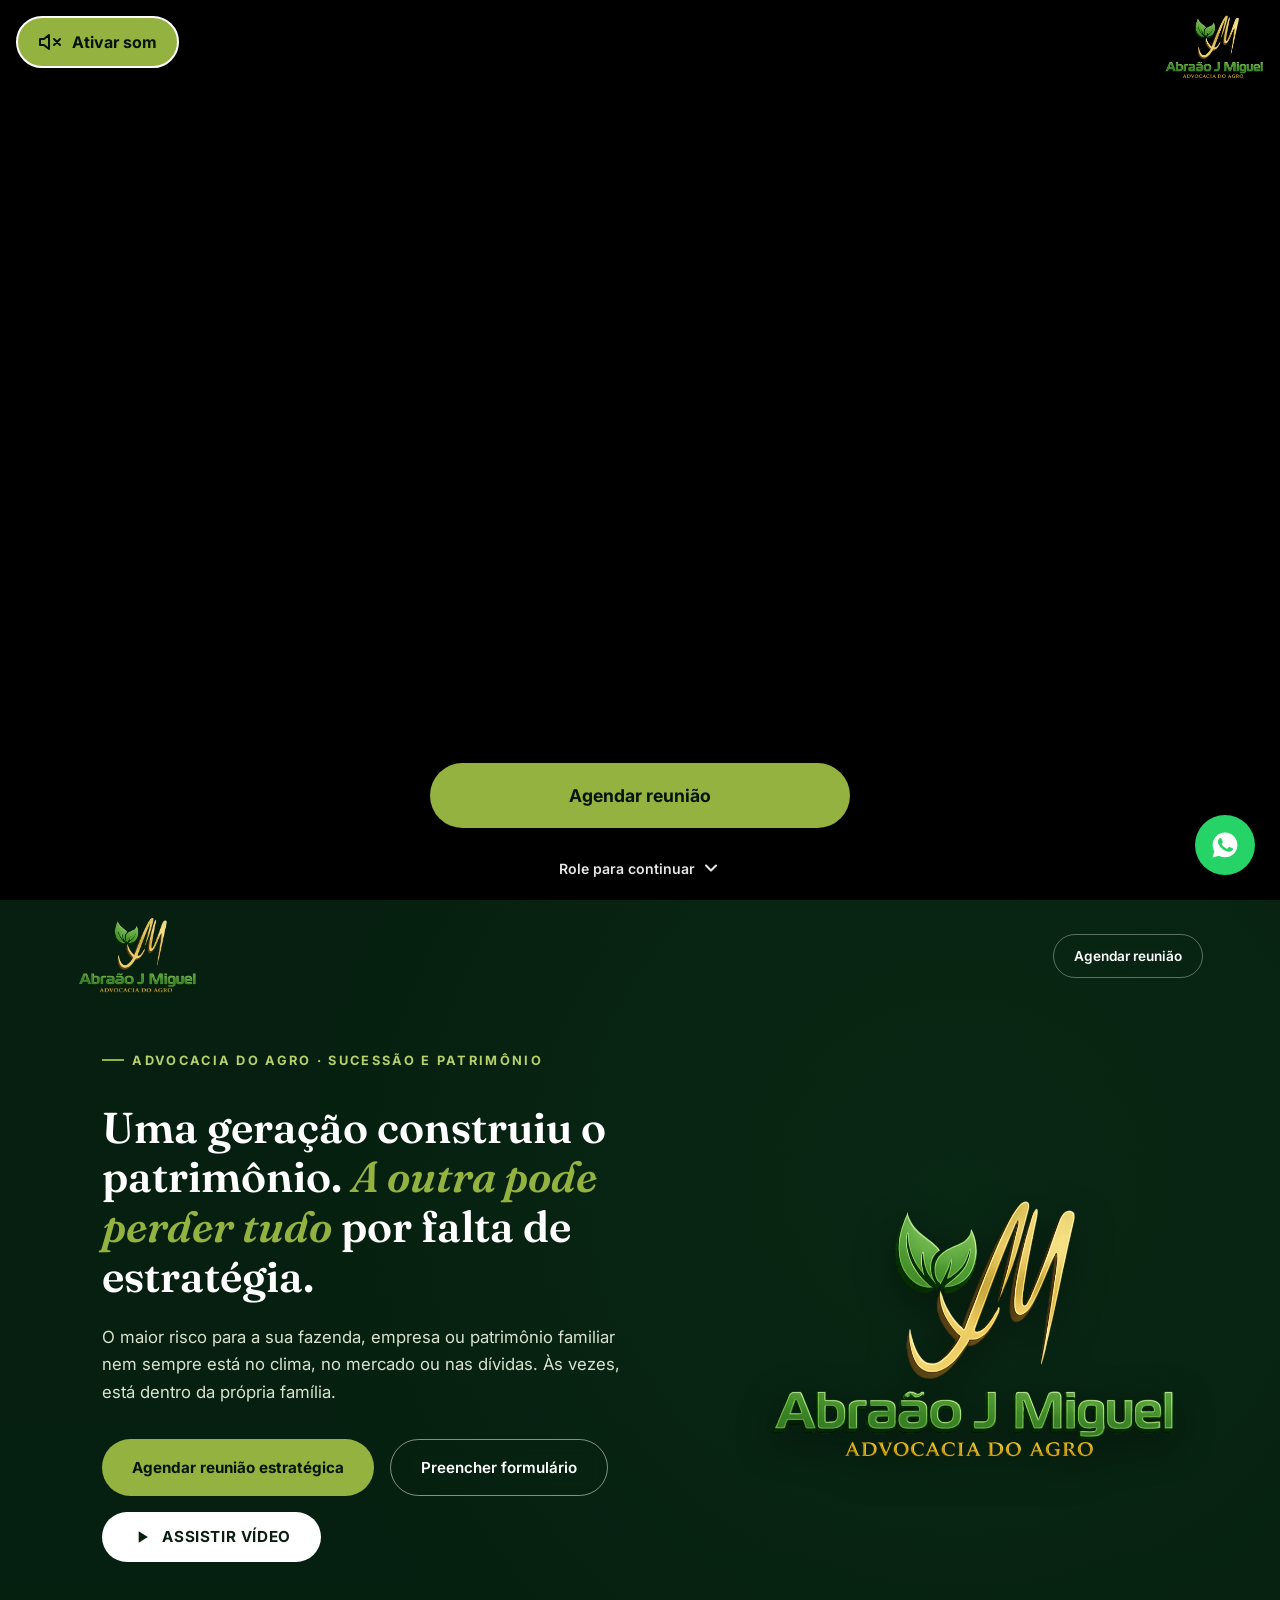
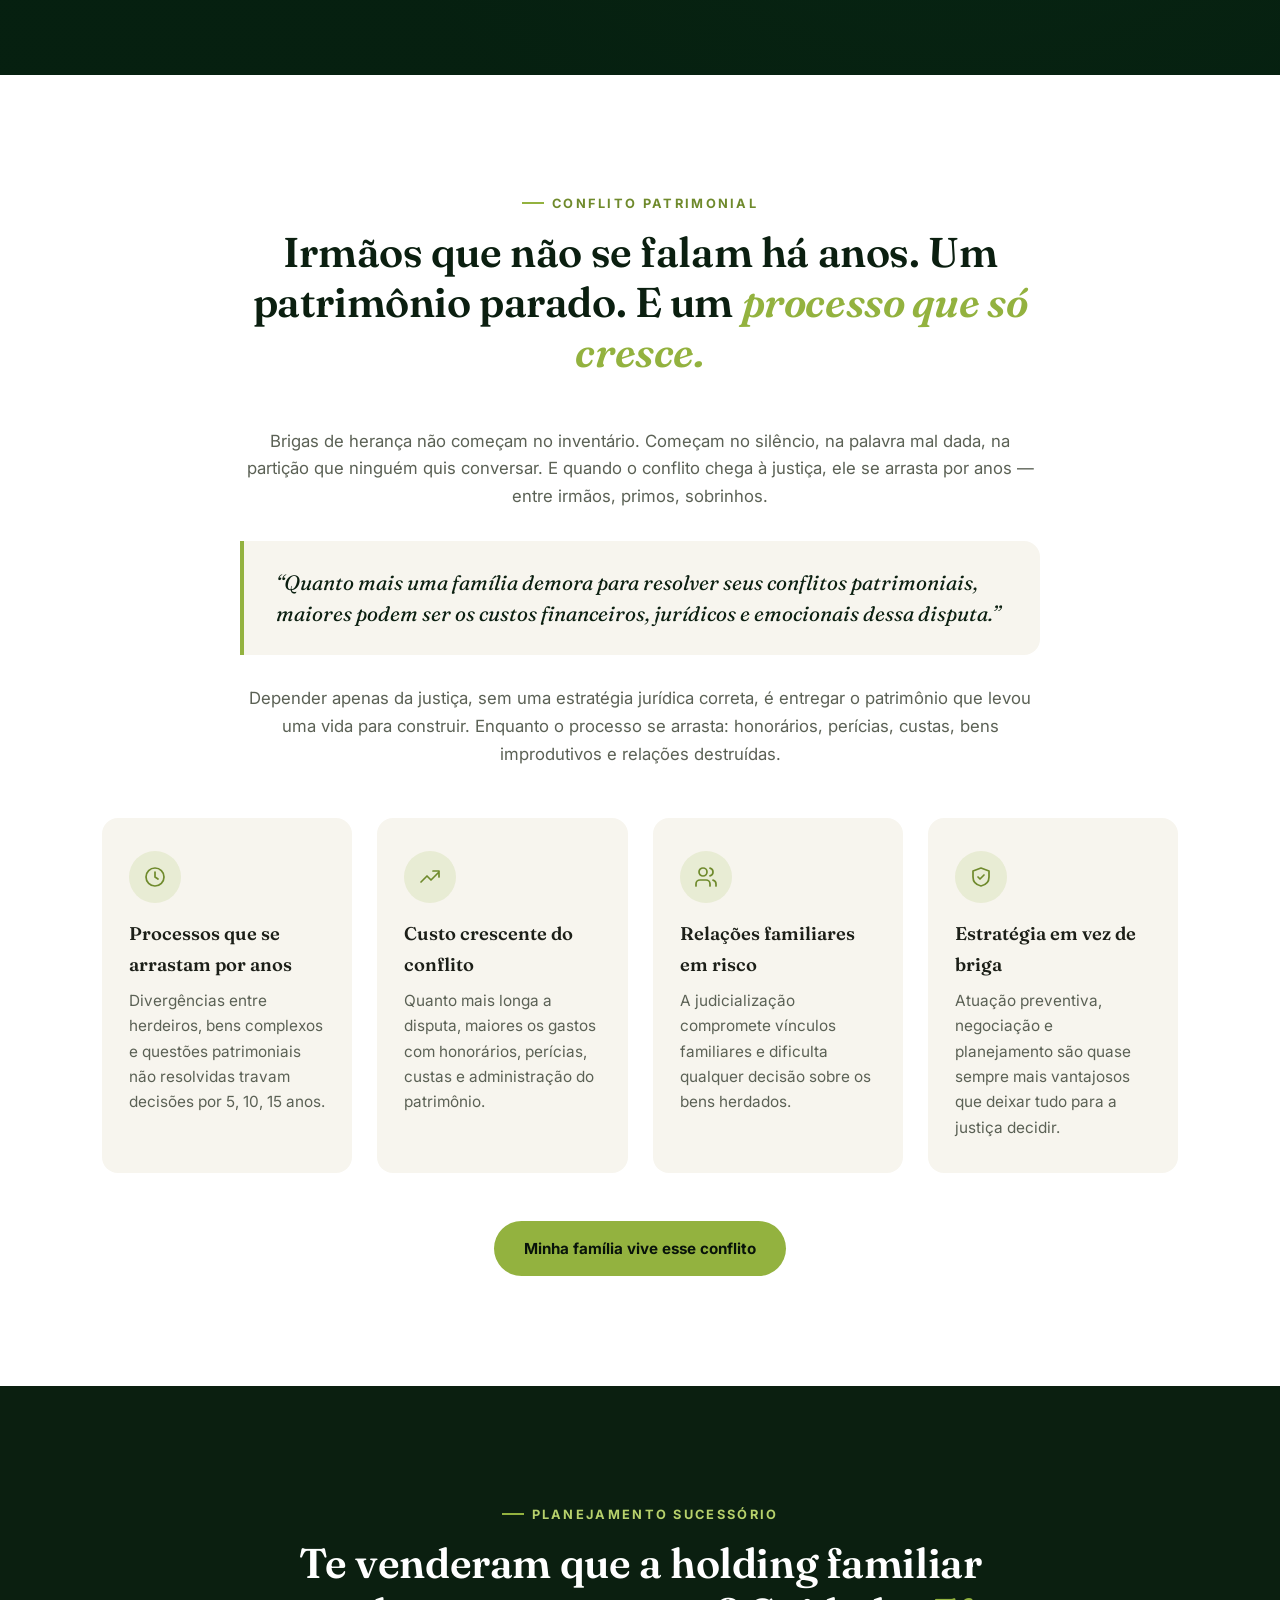
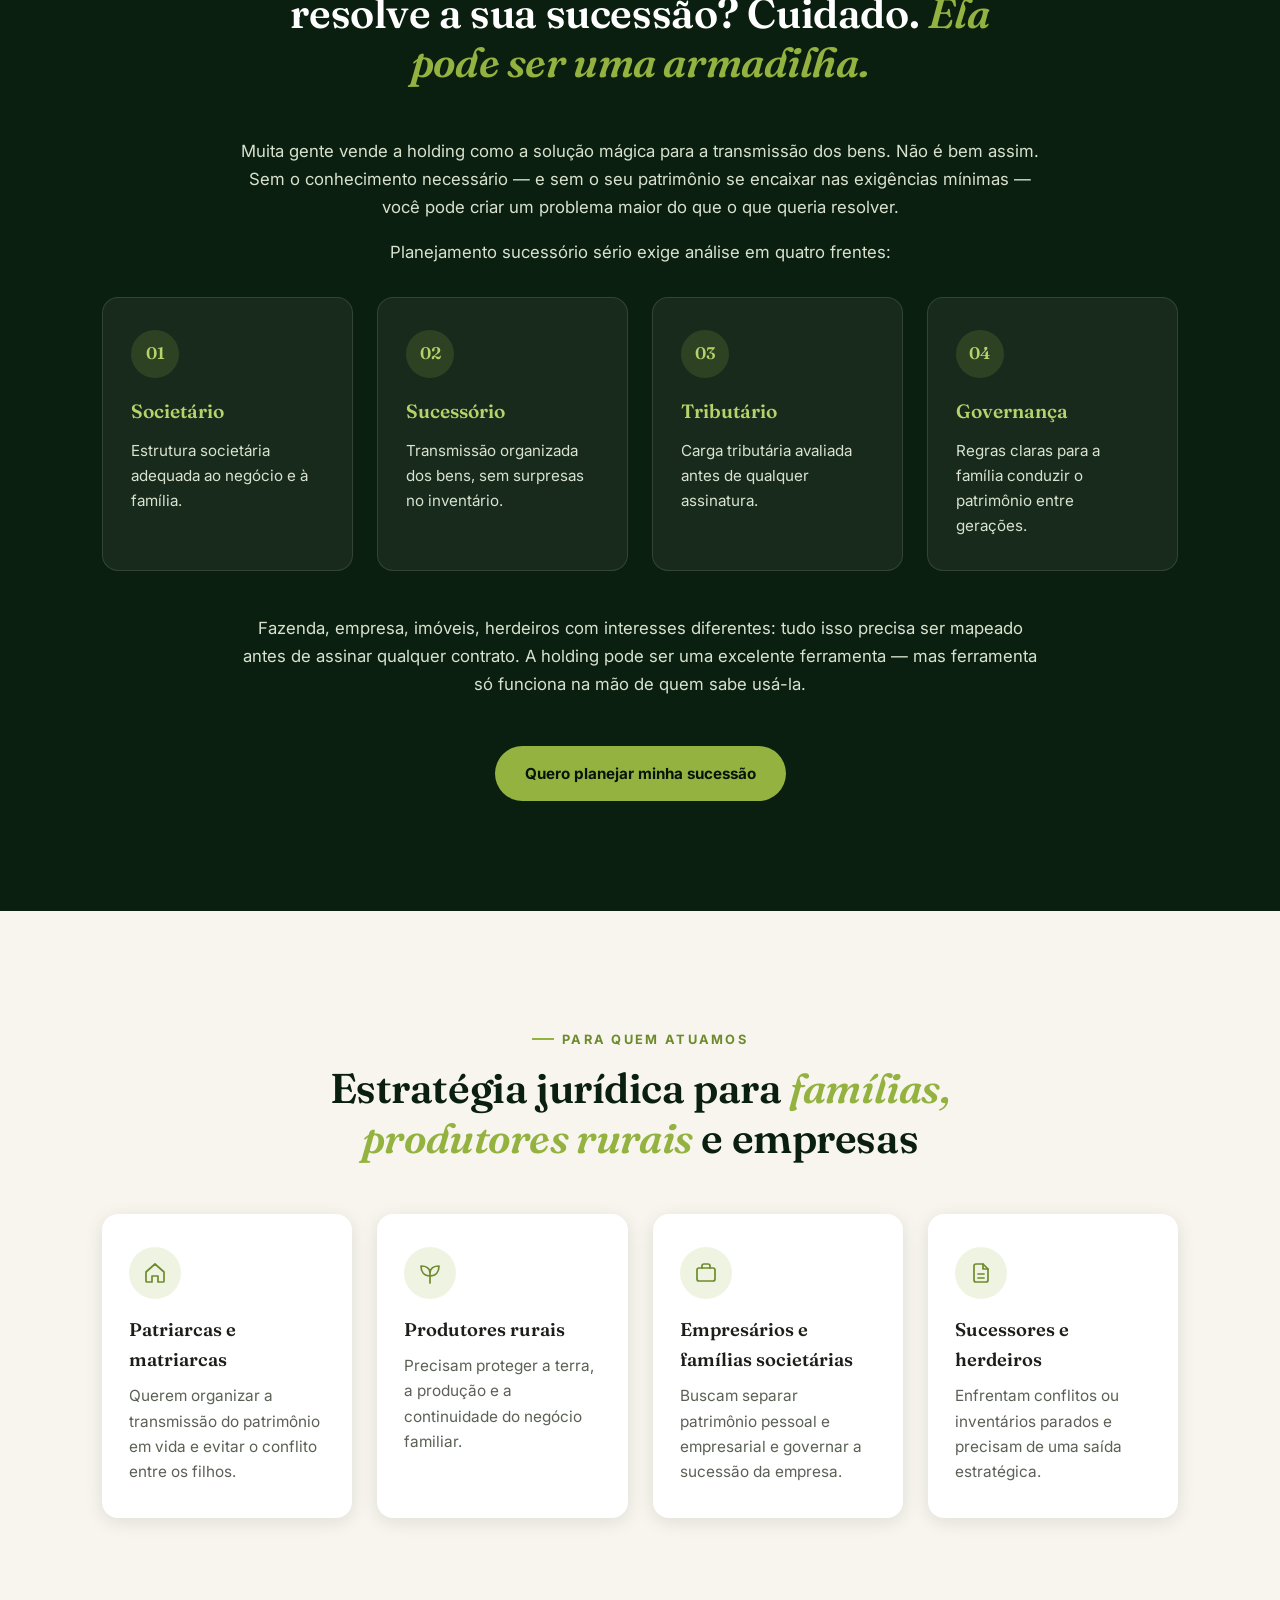
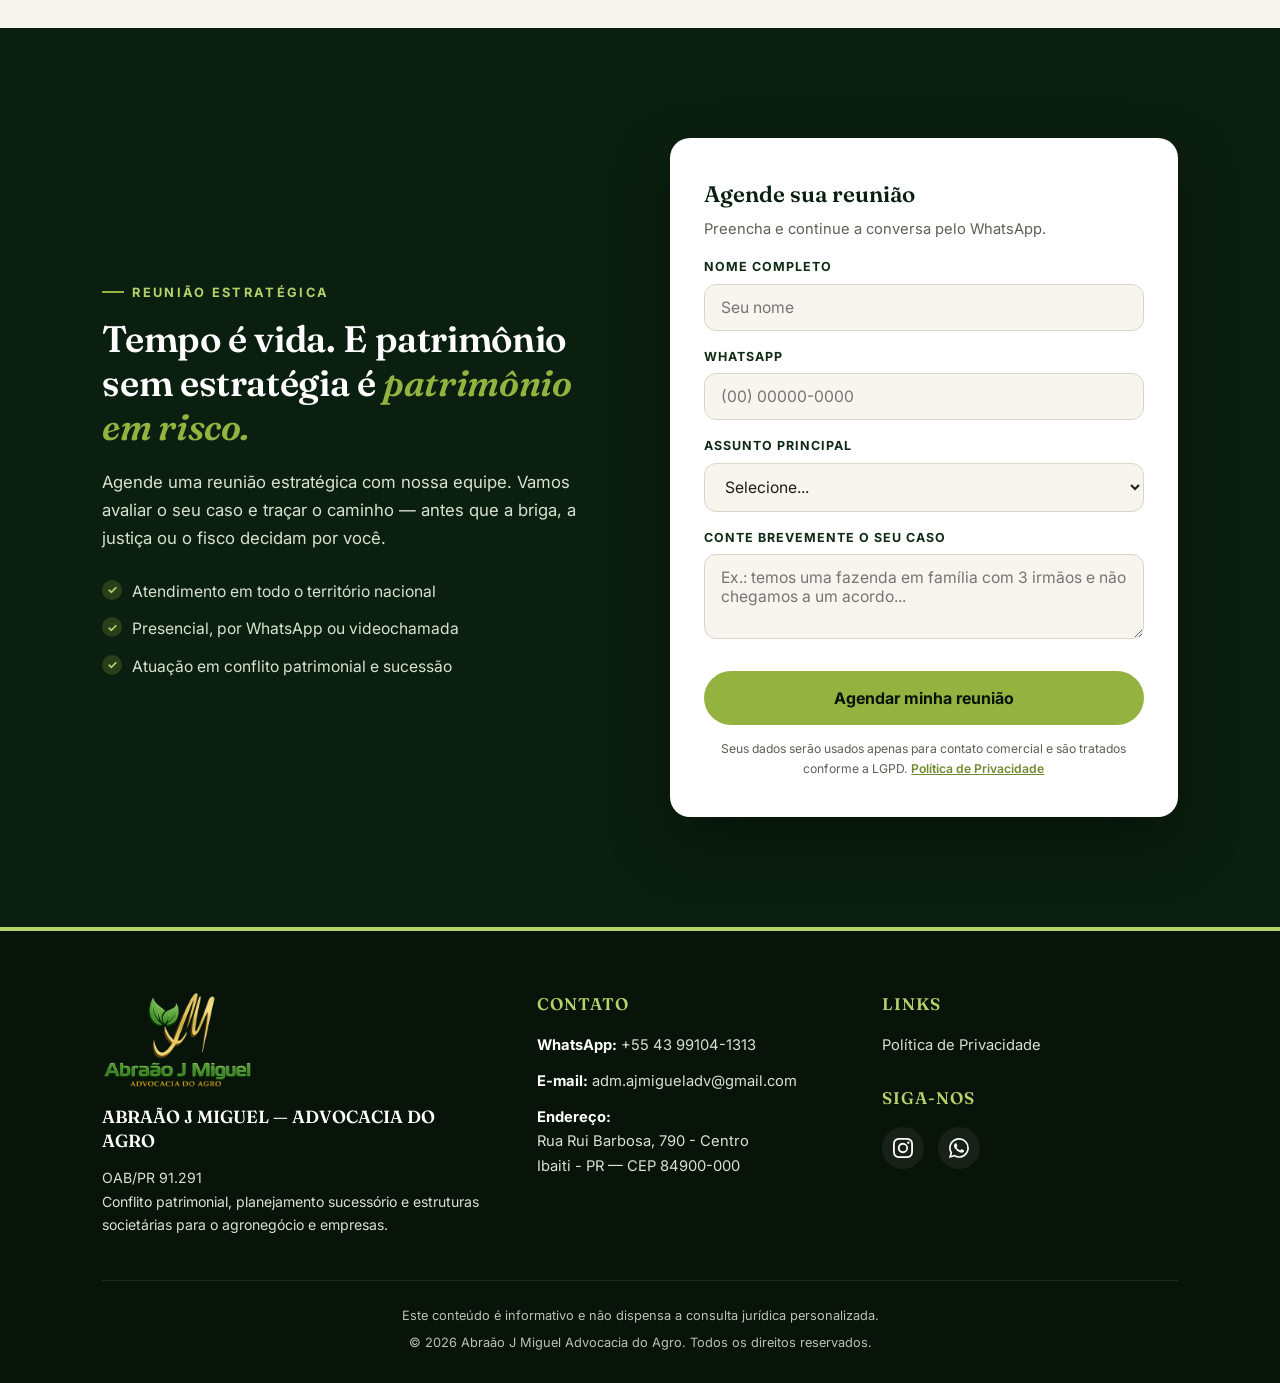
<file: index.html>
<!DOCTYPE html>
<html lang="pt-BR">

<head>
    <meta charset="UTF-8">
    <meta name="viewport" content="width=device-width, initial-scale=1.0">

    <title>Abraão J Miguel - Advocacia do Agro | Conflito Patrimonial e Planejamento Sucessório</title>

    <meta name="description"
        content="Abraão J Miguel - Advocacia do Agro: conflitos patrimoniais e planejamento sucessório com estratégia jurídica. OAB/PR 91.291. Agende uma reunião: WhatsApp +55 43 99104-1313.">

    <link rel="icon" href="Imagens/Logo.png" type="image/png">

    <!-- Marca a página como "com JS" antes de renderizar (ativa as animações de reveal) -->
    <script>document.documentElement.classList.add('js');</script>

    <!-- Fontes (Fraunces para títulos, Inter para o corpo) -->
    <link rel="preconnect" href="https://fonts.googleapis.com">
    <link rel="preconnect" href="https://fonts.gstatic.com" crossorigin>
    <link
        href="https://fonts.googleapis.com/css2?family=Fraunces:opsz,wght@9..144,400;9..144,500;9..144,600;9..144,700&family=Inter:wght@400;500;600;700&display=swap"
        rel="stylesheet">

    <link rel="stylesheet" href="style-landing.css">

    <!-- ============================================================
         TRÁFEGO PAGO — COLAR AQUI (dentro do <head>)
         Google Tag Manager (script), Meta Pixel, Google Ads (gtag.js)
    ============================================================= -->

    <!-- Meta Pixel Code -->
    <script>
        !function (f, b, e, v, n, t, s) {
            if (f.fbq) return; n = f.fbq = function () {
                n.callMethod ?
                    n.callMethod.apply(n, arguments) : n.queue.push(arguments)
            };
            if (!f._fbq) f._fbq = n; n.push = n; n.loaded = !0; n.version = '2.0';
            n.queue = []; t = b.createElement(e); t.async = !0;
            t.src = v; s = b.getElementsByTagName(e)[0];
            s.parentNode.insertBefore(t, s)
        }(window, document, 'script',
            'https://connect.facebook.net/en_US/fbevents.js');
        fbq('init', '921227330280781');
        fbq('track', 'PageView');
    </script>
    <noscript><img height="1" width="1" style="display:none"
            src="https://www.facebook.com/tr?id=921227330280781&ev=PageView&noscript=1" /></noscript>
    <!-- End Meta Pixel Code -->

    <!-- /FIM DO ESPAÇO DE RASTREAMENTO (HEAD) -->
</head>

<body>

    <!-- ============================================================
         TRÁFEGO PAGO — COLAR AQUI (logo após abrir o <body>)
         Google Tag Manager (noscript)
    ============================================================= -->

    <!-- /FIM DO ESPAÇO DE RASTREAMENTO (BODY) -->

    <!-- ============================================================
         VÍDEO DE INTRODUÇÃO — primeira seção da página.
         A pessoa rola para baixo para continuar na landing page.
         Arquivo: Videos/introducao.mp4
    ============================================================= -->
    <section class="intro-video" id="introVideo" aria-label="Vídeo de apresentação">

        <!-- Fundo desfocado (só aparece no computador/tablet, onde sobram bordas) -->
        <video class="intro-fundo" id="introFundo" muted loop playsinline preload="none" aria-hidden="true"
            tabindex="-1">
            <source src="Videos/introducao.mp4" type="video/mp4">
        </video>

        <!-- Vídeo principal -->
        <video class="intro-principal" id="introPrincipal" playsinline preload="auto">
            <source src="Videos/introducao.mp4" type="video/mp4">
        </video>

        <div class="intro-sombra" aria-hidden="true"></div>

        <button type="button" class="intro-som" id="introSom" aria-pressed="false">
            <svg class="icone-mudo" viewBox="0 0 24 24" fill="none" stroke="currentColor" stroke-width="2"
                stroke-linecap="round" stroke-linejoin="round" aria-hidden="true">
                <path d="M11 5 6 9H2v6h4l5 4V5z" />
                <path d="m22 9-6 6M16 9l6 6" />
            </svg>
            <svg class="icone-som" viewBox="0 0 24 24" fill="none" stroke="currentColor" stroke-width="2"
                stroke-linecap="round" stroke-linejoin="round" aria-hidden="true">
                <path d="M11 5 6 9H2v6h4l5 4V5z" />
                <path d="M15.5 8.5a5 5 0 0 1 0 7M19 5a10 10 0 0 1 0 14" />
            </svg>
            <span id="introSomTexto">Ativar som</span>
        </button>

        <img src="Imagens/Logo.png" alt="Logo Abraão J Miguel Advocacia do Agro" class="intro-logo">

        <a href="https://wa.me/5543991041313?text=Ol%C3%A1%21%20Vim%20pelo%20site%20e%20quero%20agendar%20uma%20reuni%C3%A3o%20estrat%C3%A9gica%20sobre%20planejamento%20patrimonial%20e%20sucess%C3%A3o." class="botao-principal intro-agendar" target="_blank" rel="noopener noreferrer"
            data-evento="cta_video">Agendar reunião</a>

        <a href="#inicio" class="intro-rolar" data-evento="rolar_video">
            Role para continuar
            <svg viewBox="0 0 24 24" fill="none" stroke="currentColor" stroke-width="2.5" stroke-linecap="round"
                stroke-linejoin="round" aria-hidden="true">
                <path d="m6 9 6 6 6-6" />
            </svg>
        </a>
    </section>


    <!-- ============================================================
         HERO
    ============================================================= -->
    <section class="hero-principal" id="inicio">

        <video class="video-fundo" autoplay muted loop playsinline preload="metadata" aria-hidden="true">
            <source src="Videos/fundo.mp4" type="video/mp4">
        </video>

        <div class="overlay-hero"></div>

        <!-- CABEÇALHO — só logo + CTA (sem menu, para não dispersar o lead) -->
        <header class="cabecalho-site">
            <img src="Imagens/Logo.png" alt="Logo Abraão J Miguel Advocacia do Agro" class="logo-escritorio">
            <a href="https://wa.me/5543991041313?text=Ol%C3%A1%21%20Vim%20pelo%20site%20e%20quero%20agendar%20uma%20reuni%C3%A3o%20estrat%C3%A9gica%20sobre%20planejamento%20patrimonial%20e%20sucess%C3%A3o." class="botao-cabecalho" target="_blank" rel="noopener noreferrer"
                data-evento="cta_header">Agendar reunião</a>
        </header>

        <div class="grade-hero">

            <div class="conteudo-hero revelar">
                <span class="etiqueta-secao">Advocacia do Agro · Sucessão e patrimônio</span>

                <h1>Uma geração construiu o patrimônio. <span class="destaque-oliva">A outra pode perder tudo</span>
                    por falta de estratégia.</h1>

                <p>
                    O maior risco para a sua fazenda, empresa ou patrimônio familiar nem sempre está no clima, no
                    mercado ou nas dívidas. Às vezes, está dentro da própria família.
                </p>

                <div class="botoes-hero">
                    <a href="https://wa.me/5543991041313?text=Ol%C3%A1%21%20Vim%20pelo%20site%20e%20quero%20agendar%20uma%20reuni%C3%A3o%20estrat%C3%A9gica%20sobre%20planejamento%20patrimonial%20e%20sucess%C3%A3o." class="botao-principal" target="_blank" rel="noopener noreferrer"
                        data-evento="cta_hero">Agendar reunião estratégica</a>
                    <a href="#agendar" class="botao-secundario" data-evento="formulario_hero">Preencher formulário</a>
                    <button type="button" class="botao-assistir" id="botaoAssistir" data-evento="assistir_video">
                        <svg viewBox="0 0 24 24" fill="currentColor" aria-hidden="true">
                            <path d="M8 5v14l11-7z" />
                        </svg>
                        ASSISTIR VÍDEO
                    </button>
                </div>
            </div>

            <div class="logo-hero-container revelar">
                <img src="Imagens/Logo.png" alt="Logo Abraão J Miguel Advocacia do Agro" class="logo-hero-grande">
            </div>

        </div>

    </section>


    <!-- ============================================================
         SEÇÃO 1 — CONFLITO PATRIMONIAL
    ============================================================= -->
    <section class="secao-conflito" id="conflito">

        <div class="cabecalho-secao revelar">
            <span class="etiqueta-secao">Conflito patrimonial</span>
            <h2>Irmãos que não se falam há anos. Um patrimônio parado. E um <span class="destaque-oliva">processo que só
                    cresce.</span></h2>
        </div>

        <div class="texto-secao revelar">
            <p>
                Brigas de herança não começam no inventário. Começam no silêncio, na palavra mal dada, na partição que
                ninguém quis conversar. E quando o conflito chega à justiça, ele se arrasta por anos — entre irmãos,
                primos, sobrinhos.
            </p>
        </div>

        <blockquote class="citacao-destaque revelar">
            “Quanto mais uma família demora para resolver seus conflitos patrimoniais, maiores podem ser os custos
            financeiros, jurídicos e emocionais dessa disputa.”
        </blockquote>

        <div class="texto-secao revelar">
            <p>
                Depender apenas da justiça, sem uma estratégia jurídica correta, é entregar o patrimônio que levou uma
                vida para construir. Enquanto o processo se arrasta: honorários, perícias, custas, bens improdutivos e
                relações destruídas.
            </p>
        </div>

        <div class="grade-pontos-impacto revelar">

            <div class="ponto-impacto">
                <span class="icone-ponto">
                    <svg viewBox="0 0 24 24" fill="none" stroke="currentColor" stroke-width="1.7" stroke-linecap="round"
                        stroke-linejoin="round">
                        <circle cx="12" cy="12" r="9" />
                        <path d="M12 7v5l3 2" />
                    </svg>
                </span>
                <h3>Processos que se arrastam por anos</h3>
                <p>Divergências entre herdeiros, bens complexos e questões patrimoniais não resolvidas travam decisões
                    por 5, 10, 15 anos.</p>
            </div>

            <div class="ponto-impacto">
                <span class="icone-ponto">
                    <svg viewBox="0 0 24 24" fill="none" stroke="currentColor" stroke-width="1.7" stroke-linecap="round"
                        stroke-linejoin="round">
                        <path d="M3 17 9 11l4 4 8-8M15 6h6v6" />
                    </svg>
                </span>
                <h3>Custo crescente do conflito</h3>
                <p>Quanto mais longa a disputa, maiores os gastos com honorários, perícias, custas e administração do
                    patrimônio.</p>
            </div>

            <div class="ponto-impacto">
                <span class="icone-ponto">
                    <svg viewBox="0 0 24 24" fill="none" stroke="currentColor" stroke-width="1.7" stroke-linecap="round"
                        stroke-linejoin="round">
                        <path d="M16 21v-2a4 4 0 0 0-4-4H6a4 4 0 0 0-4 4v2" />
                        <circle cx="9" cy="7" r="4" />
                        <path d="M22 21v-2a4 4 0 0 0-3-3.87M16 3.13a4 4 0 0 1 0 7.75" />
                    </svg>
                </span>
                <h3>Relações familiares em risco</h3>
                <p>A judicialização compromete vínculos familiares e dificulta qualquer decisão sobre os bens
                    herdados.</p>
            </div>

            <div class="ponto-impacto">
                <span class="icone-ponto">
                    <svg viewBox="0 0 24 24" fill="none" stroke="currentColor" stroke-width="1.7" stroke-linecap="round"
                        stroke-linejoin="round">
                        <path d="M12 3 4 6v6c0 5 3.5 8 8 9 4.5-1 8-4 8-9V6z" />
                        <path d="m9 12 2 2 4-4" />
                    </svg>
                </span>
                <h3>Estratégia em vez de briga</h3>
                <p>Atuação preventiva, negociação e planejamento são quase sempre mais vantajosos que deixar tudo para
                    a justiça decidir.</p>
            </div>

        </div>

        <div class="acao-centralizada revelar">
            <a href="#agendar" class="botao-principal" data-evento="cta_conflito">Minha família vive esse conflito</a>
        </div>

    </section>


    <!-- ============================================================
         SEÇÃO 2 — PLANEJAMENTO SUCESSÓRIO
    ============================================================= -->
    <section class="secao-diferenciais" id="sucessorio">

        <div class="cabecalho-secao revelar">
            <span class="etiqueta-secao">Planejamento sucessório</span>
            <h2>Te venderam que a holding familiar resolve a sua sucessão? Cuidado. <span
                    class="destaque-oliva">Ela pode ser uma armadilha.</span></h2>
        </div>

        <div class="texto-secao revelar">
            <p>
                Muita gente vende a holding como a solução mágica para a transmissão dos bens. Não é bem assim. Sem o
                conhecimento necessário — e sem o seu patrimônio se encaixar nas exigências mínimas — você pode criar
                um problema maior do que o que queria resolver.
            </p>
            <p>Planejamento sucessório sério exige análise em quatro frentes:</p>
        </div>

        <div class="grade-diferenciais revelar">
            <div class="cartao-diferencial">
                <div class="numero-pilar">01</div>
                <h3>Societário</h3>
                <p>Estrutura societária adequada ao negócio e à família.</p>
            </div>
            <div class="cartao-diferencial">
                <div class="numero-pilar">02</div>
                <h3>Sucessório</h3>
                <p>Transmissão organizada dos bens, sem surpresas no inventário.</p>
            </div>
            <div class="cartao-diferencial">
                <div class="numero-pilar">03</div>
                <h3>Tributário</h3>
                <p>Carga tributária avaliada antes de qualquer assinatura.</p>
            </div>
            <div class="cartao-diferencial">
                <div class="numero-pilar">04</div>
                <h3>Governança</h3>
                <p>Regras claras para a família conduzir o patrimônio entre gerações.</p>
            </div>
        </div>

        <p class="fechamento-secao revelar">
            Fazenda, empresa, imóveis, herdeiros com interesses diferentes: tudo isso precisa ser mapeado antes de
            assinar qualquer contrato. A holding pode ser uma excelente ferramenta — mas ferramenta só funciona na mão
            de quem sabe usá-la.
        </p>

        <div class="acao-centralizada revelar">
            <a href="#agendar" class="botao-principal" data-evento="cta_sucessorio">Quero planejar minha sucessão</a>
        </div>

    </section>


    <!-- ============================================================
         SEÇÃO 3 — PARA QUEM ATUAMOS
    ============================================================= -->
    <section class="secao-publico" id="para-quem">

        <div class="cabecalho-secao revelar">
            <span class="etiqueta-secao">Para quem atuamos</span>
            <h2>Estratégia jurídica para <span class="destaque-oliva">famílias, produtores rurais</span> e empresas</h2>
        </div>

        <div class="grade-pontos-impacto revelar" style="margin-top:0">

            <div class="ponto-impacto">
                <span class="icone-ponto">
                    <svg viewBox="0 0 24 24" fill="none" stroke="currentColor" stroke-width="1.7" stroke-linecap="round"
                        stroke-linejoin="round">
                        <path d="m3 11 9-8 9 8v9a1 1 0 0 1-1 1h-5v-6h-6v6H4a1 1 0 0 1-1-1z" />
                    </svg>
                </span>
                <h3>Patriarcas e matriarcas</h3>
                <p>Querem organizar a transmissão do patrimônio em vida e evitar o conflito entre os filhos.</p>
            </div>

            <div class="ponto-impacto">
                <span class="icone-ponto">
                    <svg viewBox="0 0 24 24" fill="none" stroke="currentColor" stroke-width="1.7" stroke-linecap="round"
                        stroke-linejoin="round">
                        <path d="M12 22V12M12 12C12 7 8 5 3 5c0 6 3 10 9 10Zm0 0c0-5 4-7 9-7 0 6-3 10-9 10Z" />
                    </svg>
                </span>
                <h3>Produtores rurais</h3>
                <p>Precisam proteger a terra, a produção e a continuidade do negócio familiar.</p>
            </div>

            <div class="ponto-impacto">
                <span class="icone-ponto">
                    <svg viewBox="0 0 24 24" fill="none" stroke="currentColor" stroke-width="1.7" stroke-linecap="round"
                        stroke-linejoin="round">
                        <rect x="3" y="7" width="18" height="13" rx="2" />
                        <path d="M8 7V5a2 2 0 0 1 2-2h4a2 2 0 0 1 2 2v2" />
                    </svg>
                </span>
                <h3>Empresários e famílias societárias</h3>
                <p>Buscam separar patrimônio pessoal e empresarial e governar a sucessão da empresa.</p>
            </div>

            <div class="ponto-impacto">
                <span class="icone-ponto">
                    <svg viewBox="0 0 24 24" fill="none" stroke="currentColor" stroke-width="1.7" stroke-linecap="round"
                        stroke-linejoin="round">
                        <path d="M14 3H7a2 2 0 0 0-2 2v14a2 2 0 0 0 2 2h10a2 2 0 0 0 2-2V8z" />
                        <path d="M14 3v5h5M9 13h6M9 17h6" />
                    </svg>
                </span>
                <h3>Sucessores e herdeiros</h3>
                <p>Enfrentam conflitos ou inventários parados e precisam de uma saída estratégica.</p>
            </div>

        </div>

    </section>


    <!-- ============================================================
         SEÇÃO 4 — FORMULÁRIO / CTA FINAL
    ============================================================= -->
    <section class="secao-cta-final" id="agendar">

        <div class="grade-contato">

            <div class="texto-contato revelar">
                <span class="etiqueta-secao">Reunião estratégica</span>
                <h2>Tempo é vida. E patrimônio sem estratégia é <span class="destaque-oliva">patrimônio em
                        risco.</span></h2>
                <p>
                    Agende uma reunião estratégica com nossa equipe. Vamos avaliar o seu caso e traçar o caminho —
                    antes que a briga, a justiça ou o fisco decidam por você.
                </p>
                <ul class="lista-garantias">
                    <li>Atendimento em todo o território nacional</li>
                    <li>Presencial, por WhatsApp ou videochamada</li>
                    <li>Atuação em conflito patrimonial e sucessão</li>
                </ul>
            </div>

            <form class="formulario-contato revelar" id="formularioContato" name="contato" method="POST"
                data-netlify="true" netlify-honeypot="bot-field" novalidate>
                <input type="hidden" name="form-name" value="contato">
                <input type="hidden" name="origem" id="origem" value="">
                <p class="campo-oculto" aria-hidden="true">
                    <label>Não preencha: <input type="text" name="bot-field" tabindex="-1" autocomplete="off"></label>
                </p>
                <h3>Agende sua reunião</h3>
                <p class="subtitulo-form">Preencha e continue a conversa pelo WhatsApp.</p>

                <label for="nome">Nome completo</label>
                <input type="text" id="nome" name="nome" placeholder="Seu nome" autocomplete="name" required>

                <label for="tel">WhatsApp</label>
                <input type="tel" id="tel" name="telefone" placeholder="(00) 00000-0000" autocomplete="tel"
                    inputmode="tel" required>

                <label for="tema">Assunto principal</label>
                <select id="tema" name="tema" required>
                    <option value="">Selecione...</option>
                    <option>Conflito patrimonial / herança</option>
                    <option>Planejamento sucessório</option>
                    <option>Inventário em andamento</option>
                    <option>Holdings e estrutura societária</option>
                    <option>Outro</option>
                </select>

                <label for="msg">Conte brevemente o seu caso</label>
                <textarea id="msg" name="mensagem" rows="3"
                    placeholder="Ex.: temos uma fazenda em família com 3 irmãos e não chegamos a um acordo..."></textarea>

                <button type="submit" class="botao-principal" data-evento="envio_formulario">Agendar minha
                    reunião</button>

                <p class="aviso-lgpd">
                    Seus dados serão usados apenas para contato comercial e são tratados conforme a LGPD.
                    <a href="politica-privacidade.html">Política de Privacidade</a>
                </p>
            </form>

        </div>

    </section>


    <!-- ============================================================
         BOTÃO FLUTUANTE DO WHATSAPP
    ============================================================= -->
    <a href="https://wa.me/5543991041313?text=Ol%C3%A1!%20Quero%20agendar%20uma%20reuni%C3%A3o%20sobre%20planejamento%20patrimonial."
        class="botao-whatsapp-flutuante" aria-label="Falar no WhatsApp" target="_blank" rel="noopener"
        data-evento="whatsapp_flutuante">
        <svg viewBox="0 0 24 24" fill="#ffffff">
            <path
                d="M12.04 2C6.58 2 2.13 6.45 2.13 11.91c0 1.87.52 3.62 1.42 5.12L2 22l5.14-1.5a9.9 9.9 0 0 0 4.9 1.3h.01c5.46 0 9.9-4.45 9.9-9.9C21.96 6.45 17.5 2 12.04 2Zm5.8 14.02c-.24.68-1.4 1.3-1.94 1.38-.5.08-1.12.11-1.8-.11-.42-.13-.96-.31-1.65-.6-2.9-1.25-4.8-4.15-4.94-4.35-.15-.2-1.18-1.57-1.18-3 0-1.42.75-2.11 1.02-2.4.26-.28.57-.35.76-.35.19 0 .38 0 .55.01.18.01.42-.07.65.5.24.6.82 2.06.9 2.2.07.15.12.32.02.51-.1.19-.15.31-.29.48-.15.17-.31.38-.44.51-.15.15-.3.31-.13.6.17.3.77 1.27 1.66 2.06 1.14 1.02 2.1 1.34 2.4 1.49.3.15.48.13.66-.05.18-.19.77-.9.98-1.21.2-.31.41-.26.68-.16.28.1 1.77.83 2.07.99.3.15.5.23.57.36.08.13.08.75-.16 1.44Z" />
        </svg>
    </a>


    <!-- ============================================================
         RODAPÉ — colunas inspiradas no site principal.
         Textos originais da landing page mantidos sem alteração.
    ============================================================= -->
    <footer class="rodape-site">
        <div class="rodape-container">

            <!-- Coluna 1: Marca + texto institucional (conteúdo original) -->
            <div class="rodape-coluna marca-rodape">
                <img src="Imagens/Logo.png" alt="Logo Abraão J Miguel Advocacia do Agro" class="logo-rodape">
                <span class="nome-escritorio">ABRAÃO J MIGUEL — ADVOCACIA DO AGRO</span>
                <p class="direitos">
                    <span class="oab-rodape">OAB/PR 91.291</span><br>
                    <span class="descricao-rodape">Conflito patrimonial, planejamento sucessório e estruturas societárias para o agronegócio e
                    empresas.</span>
                </p>
            </div>

            <!-- Coluna 2: Contato -->
            <div class="rodape-coluna contato-rodape">
                <h3 class="titulo-coluna">Contato</h3>
                <ul class="lista-contato">
                    <li>
                        <strong>WhatsApp:</strong>
                        <a href="https://wa.me/5543991041313?text=Ol%C3%A1!%20Quero%20agendar%20uma%20reuni%C3%A3o%20sobre%20planejamento%20patrimonial."
                            target="_blank" rel="noopener">+55 43 99104-1313</a>
                    </li>
                    <li>
                        <strong>E-mail:</strong>
                        <a href="mailto:adm.ajmigueladv@gmail.com">adm.ajmigueladv@gmail.com</a>
                    </li>
                    <li class="endereco-texto">
                        <strong>Endereço:</strong><br>
                        Rua Rui Barbosa, 790 - Centro<br>Ibaiti - PR — CEP 84900-000
                    </li>
                </ul>
            </div>

            <!-- Coluna 3: Links e redes -->
            <div class="rodape-coluna links-redes-rodape">
                <h3 class="titulo-coluna">Links</h3>
                <div class="links-institucionais-rodape">
                    <a href="politica-privacidade.html">Política de Privacidade</a>
                </div>

                <h3 class="titulo-coluna mt-redes">Siga-nos</h3>
                <div class="redes-sociais-rodape">
                    <a href="https://www.instagram.com/abraaojmiguel.solucoesdoagro/" target="_blank" rel="noopener"
                        aria-label="Instagram">
                        <svg xmlns="http://www.w3.org/2000/svg" width="20" height="20" fill="currentColor"
                            viewBox="0 0 16 16">
                            <path
                                d="M8 0C5.829 0 5.556.01 4.703.048 3.85.088 3.269.222 2.76.42a3.9 3.9 0 0 0-1.417.923A3.9 3.9 0 0 0 .42 2.76C.222 3.268.087 3.85.048 4.7.01 5.555 0 5.827 0 8.001c0 2.172.01 2.444.048 3.297.04.852.174 1.433.372 1.942.205.526.478.972.923 1.417.444.445.89.719 1.416.923.51.198 1.09.333 1.942.372C5.555 15.99 5.827 16 8 16s2.444-.01 3.298-.048c.851-.04 1.434-.174 1.943-.372a3.9 3.9 0 0 0 1.416-.923c.445-.445.718-.891.923-1.417.197-.509.332-1.09.372-1.942C15.99 10.445 16 10.173 16 8s-.01-2.445-.048-3.299c-.04-.851-.175-1.433-.372-1.941a3.9 3.9 0 0 0-.923-1.417A3.9 3.9 0 0 0 13.24.42c-.51-.198-1.092-.333-1.943-.372C10.443.01 10.172 0 7.998 0zm-.717 1.442h.718c2.136 0 2.389.007 3.232.046.78.035 1.204.166 1.486.275.373.145.64.319.92.599s.453.546.598.92c.11.281.24.705.275 1.485.039.843.047 1.096.047 3.231s-.008 2.389-.047 3.232c-.035.78-.166 1.203-.275 1.485a2.5 2.5 0 0 1-.599.919c-.28.28-.546.453-.92.598-.28.11-.704.24-1.485.276-.843.038-1.096.047-3.232.047s-2.39-.009-3.233-.047c-.78-.036-1.203-.166-1.485-.276a2.5 2.5 0 0 1-.92-.598 2.5 2.5 0 0 1-.6-.92c-.109-.281-.24-.705-.275-1.485-.038-.843-.046-1.096-.046-3.233s.008-2.388.046-3.231c.036-.78.166-1.204.276-1.486.145-.373.319-.64.599-.92s.546-.453.92-.598c.282-.11.705-.24 1.485-.276.738-.034 1.024-.044 2.515-.045zm4.988 1.328a.96.96 0 1 0 0 1.92.96.96 0 0 0 0-1.92m-4.27 1.122a4.109 4.109 0 1 0 0 8.217 4.109 4.109 0 0 0 0-8.217m0 1.441a2.667 2.667 0 1 1 0 5.334 2.667 2.667 0 0 1 0-5.334" />
                        </svg>
                    </a>
                    <a href="https://wa.me/5543991041313?text=Ol%C3%A1!%20Quero%20agendar%20uma%20reuni%C3%A3o%20sobre%20planejamento%20patrimonial."
                        target="_blank" rel="noopener" aria-label="WhatsApp">
                        <svg xmlns="http://www.w3.org/2000/svg" width="20" height="20" fill="currentColor"
                            viewBox="0 0 16 16">
                            <path
                                d="M13.601 2.326A7.85 7.85 0 0 0 7.994 0C3.627 0 .068 3.558.064 7.926c0 1.399.366 2.76 1.057 3.965L0 16l4.204-1.102a7.9 7.9 0 0 0 3.79.965h.004c4.368 0 7.926-3.558 7.93-7.93A7.9 7.9 0 0 0 13.6 2.326zM7.994 14.521a6.6 6.6 0 0 1-3.356-.92l-.24-.144-2.494.654.666-2.433-.156-.251a6.56 6.56 0 0 1-1.007-3.505c0-3.626 2.957-6.584 6.591-6.584a6.56 6.56 0 0 1 4.66 1.931 6.56 6.56 0 0 1 1.928 4.66c-.004 3.639-2.961 6.592-6.592 6.592m3.615-4.934c-.197-.099-1.17-.578-1.353-.646-.182-.065-.315-.099-.445.099-.133.197-.513.646-.627.775-.114.133-.232.148-.43.05-.197-.1-.836-.308-1.592-.985-.59-.525-.985-1.175-1.103-1.372-.114-.198-.011-.304.088-.403.087-.088.197-.232.296-.346.1-.114.133-.198.198-.33.065-.134.034-.248-.015-.347-.05-.099-.445-1.076-.612-1.47-.16-.389-.323-.335-.445-.34-.114-.007-.247-.007-.38-.007a.73.73 0 0 0-.529.247c-.182.198-.691.677-.691 1.654s.71 1.916.81 2.049c.098.133 1.394 2.132 3.383 2.992.47.205.84.326 1.129.418.475.152.904.129 1.246.08.38-.058 1.171-.48 1.338-.943.164-.464.164-.86.114-.943-.049-.084-.182-.133-.38-.232" />
                        </svg>
                    </a>
                </div>
            </div>

        </div>

        <!-- Faixa inferior: aviso legal original + direitos -->
        <div class="rodape-base">
            <p>Este conteúdo é informativo e não dispensa a consulta jurídica personalizada.</p>
            <p>© 2026 Abraão J Miguel Advocacia do Agro. Todos os direitos reservados.</p>
        </div>
    </footer>


    <script src="landing.js"></script>

</body>

</html>
</file>
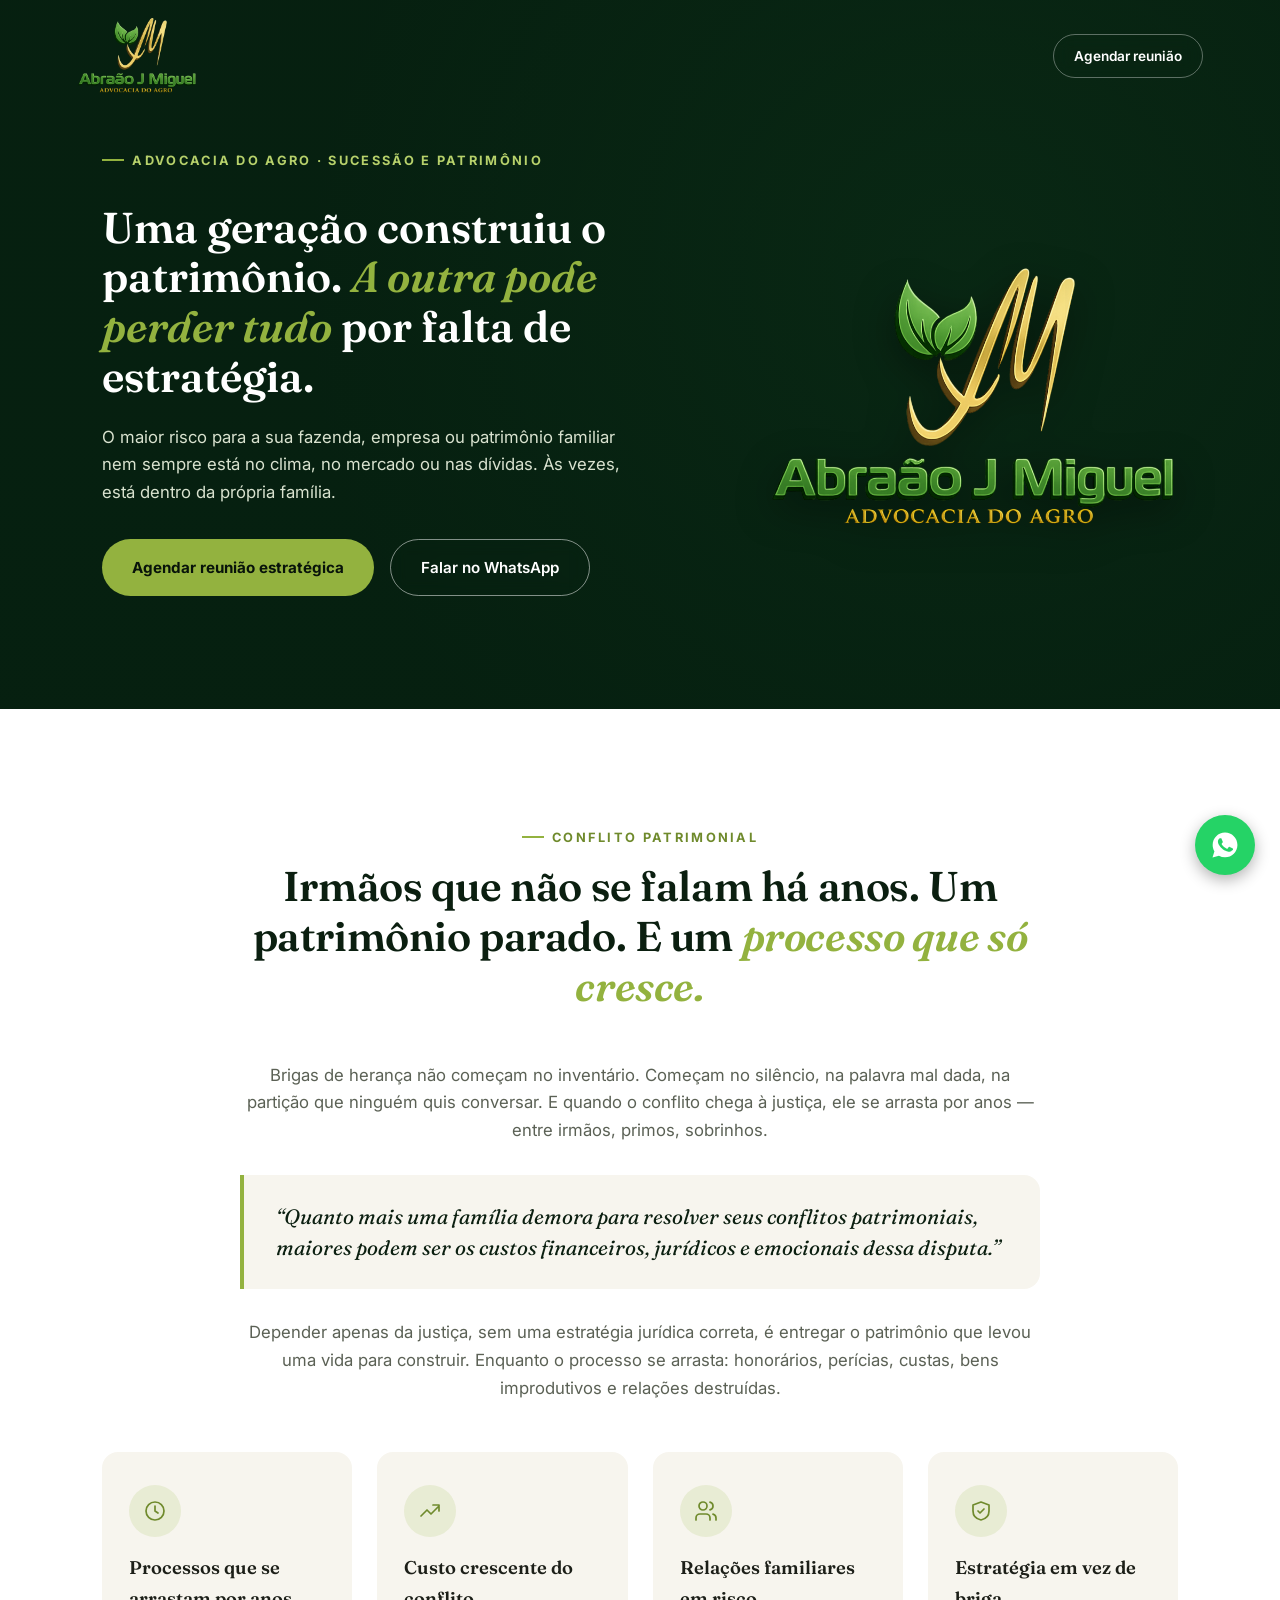
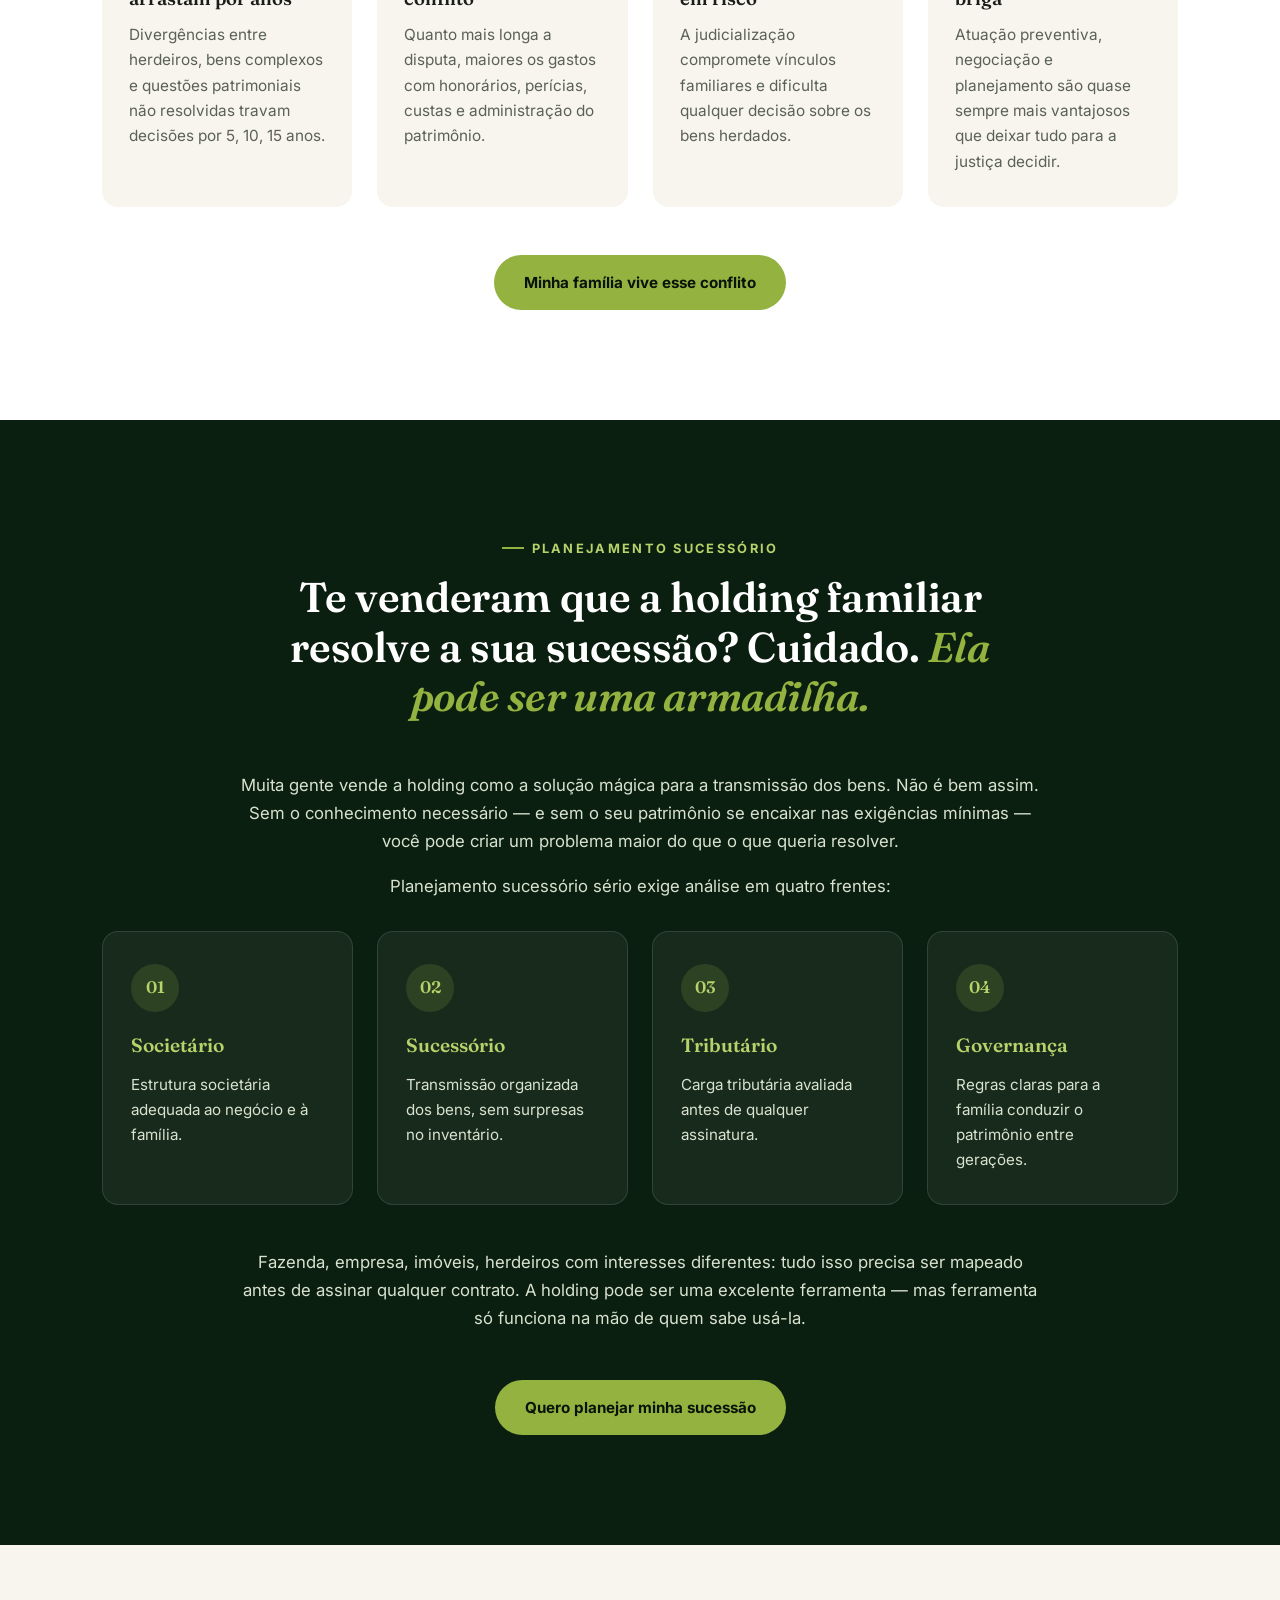
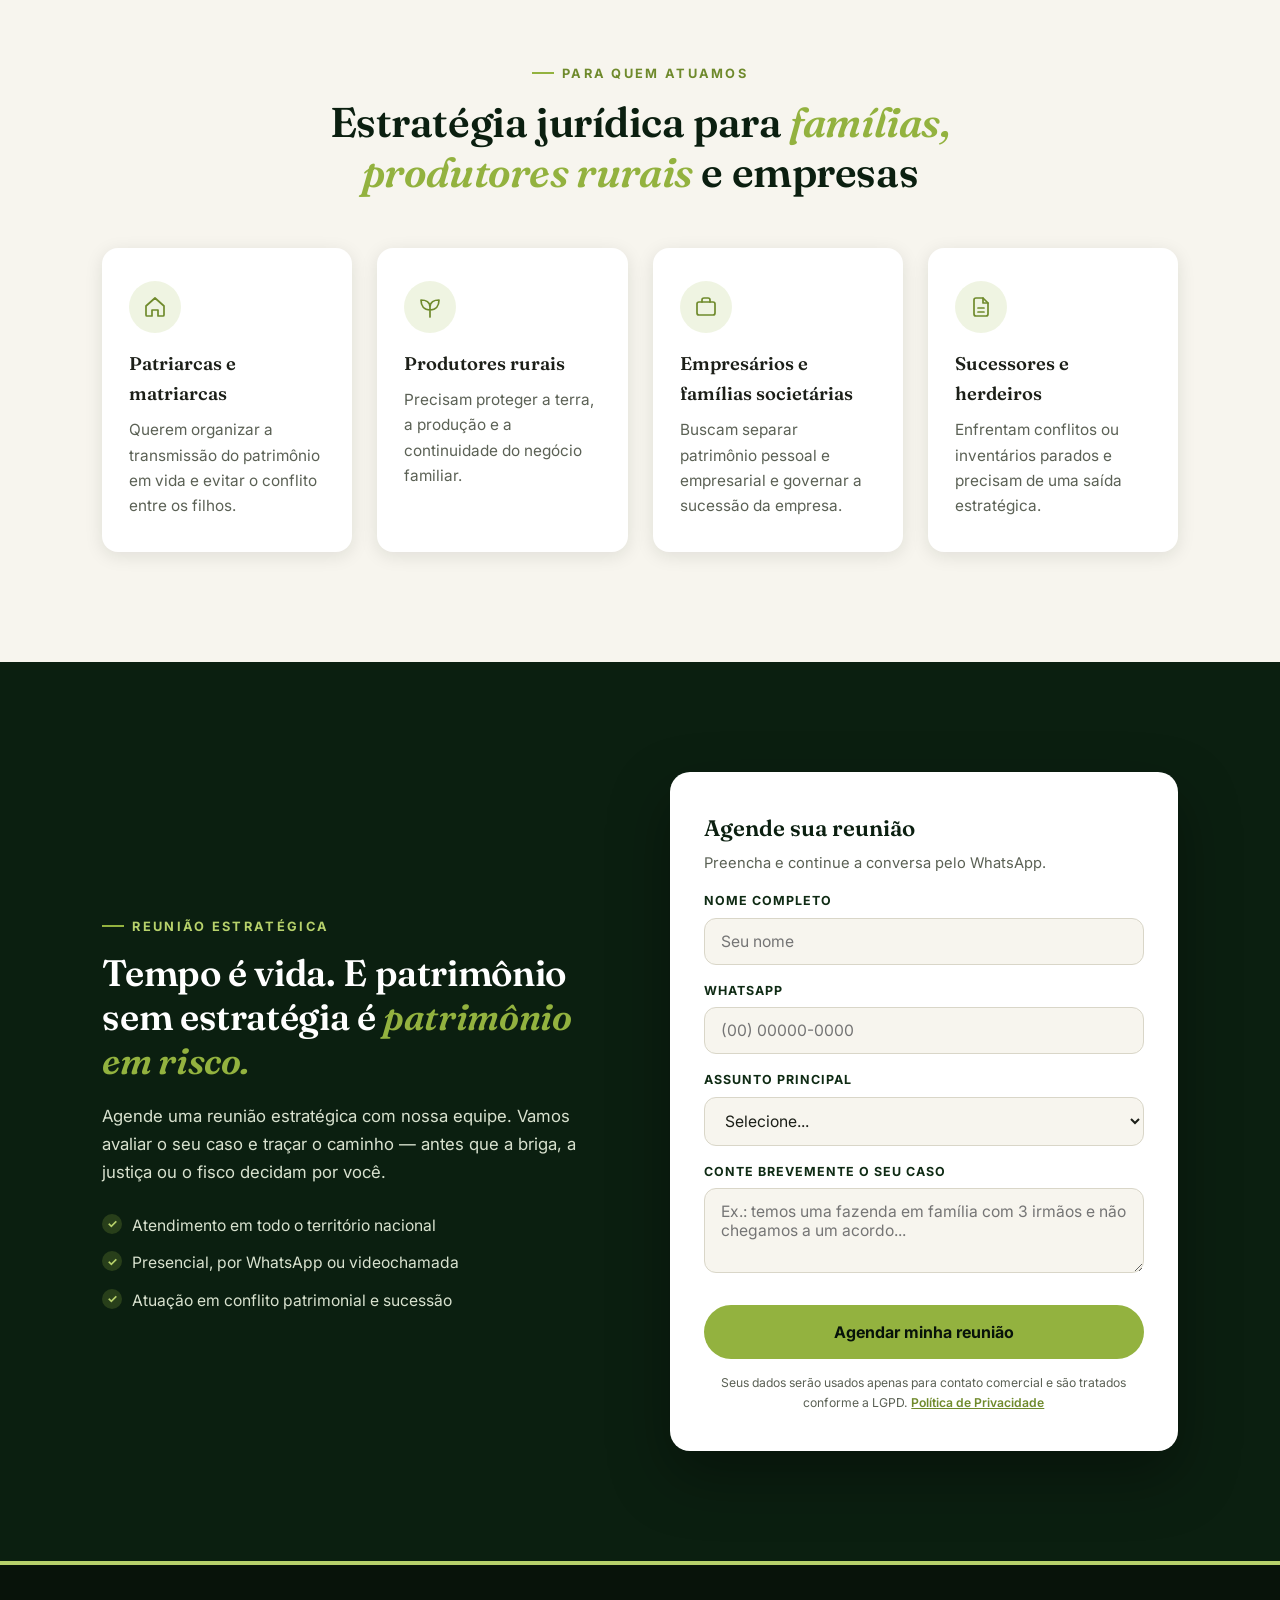
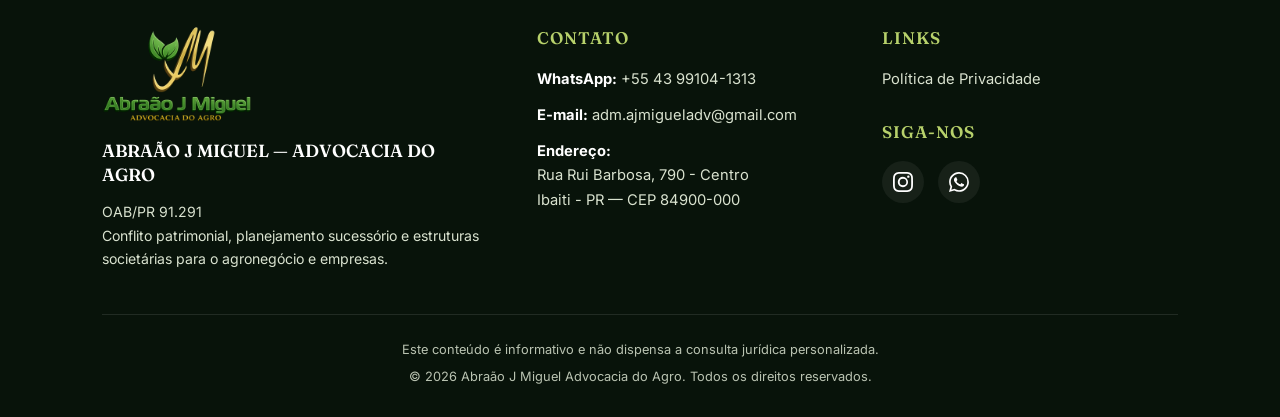
<file: landing.html>
<!DOCTYPE html>
<html lang="pt-BR">

<head>
    <meta charset="UTF-8">
    <meta name="viewport" content="width=device-width, initial-scale=1.0">

    <title>Abraão J Miguel - Advocacia do Agro | Conflito Patrimonial e Planejamento Sucessório</title>

    <meta name="description"
        content="Abraão J Miguel - Advocacia do Agro: conflitos patrimoniais e planejamento sucessório com estratégia jurídica. OAB/PR 91.291. Agende uma reunião: WhatsApp +55 43 99104-1313.">

    <link rel="icon" href="Imagens/Logo.png" type="image/png">

    <!-- Marca a página como "com JS" antes de renderizar (ativa as animações de reveal) -->
    <script>document.documentElement.classList.add('js');</script>

    <!-- Fontes (Fraunces para títulos, Inter para o corpo) -->
    <link rel="preconnect" href="https://fonts.googleapis.com">
    <link rel="preconnect" href="https://fonts.gstatic.com" crossorigin>
    <link
        href="https://fonts.googleapis.com/css2?family=Fraunces:opsz,wght@9..144,400;9..144,500;9..144,600;9..144,700&family=Inter:wght@400;500;600;700&display=swap"
        rel="stylesheet">

    <link rel="stylesheet" href="style-landing.css">

    <!-- TODO (tráfego pago): colar aqui o código do Google Tag Manager / Meta Pixel / Google Ads -->
</head>

<body>

    <!-- ============================================================
         CABEÇALHO — só logo + CTA (sem menu, para não dispersar o lead)
    ============================================================= -->
    <header class="cabecalho-site">
        <img src="Imagens/Logo.png" alt="Logo Abraão J Miguel Advocacia do Agro" class="logo-escritorio">
        <a href="#agendar" class="botao-cabecalho" data-evento="cta_header">Agendar reunião</a>
    </header>


    <!-- ============================================================
         HERO
    ============================================================= -->
    <section class="hero-principal" id="inicio">

        <video class="video-fundo" autoplay muted loop playsinline>
            <source src="Videos/fundo.mp4" type="video/mp4">
        </video>

        <div class="overlay-hero"></div>

        <div class="grade-hero">

            <div class="conteudo-hero revelar">
                <span class="etiqueta-secao">Advocacia do Agro · Sucessão e patrimônio</span>

                <h1>Uma geração construiu o patrimônio. <span class="destaque-oliva">A outra pode perder tudo</span>
                    por falta de estratégia.</h1>

                <p>
                    O maior risco para a sua fazenda, empresa ou patrimônio familiar nem sempre está no clima, no
                    mercado ou nas dívidas. Às vezes, está dentro da própria família.
                </p>

                <div class="botoes-hero">
                    <a href="#agendar" class="botao-principal" data-evento="cta_hero">Agendar reunião estratégica</a>
                    <a href="https://wa.me/5543991041313?text=Ol%C3%A1!%20Quero%20agendar%20uma%20reuni%C3%A3o%20sobre%20planejamento%20patrimonial."
                        class="botao-secundario" target="_blank" rel="noopener noreferrer"
                        data-evento="whatsapp_hero">Falar no WhatsApp</a>
                </div>
            </div>

            <div class="logo-hero-container revelar">
                <img src="Imagens/Logo.png" alt="Logo Abraão J Miguel Advocacia do Agro" class="logo-hero-grande">
            </div>

        </div>

    </section>


    <!-- ============================================================
         SEÇÃO 1 — CONFLITO PATRIMONIAL
    ============================================================= -->
    <section class="secao-conflito" id="conflito">

        <div class="cabecalho-secao revelar">
            <span class="etiqueta-secao">Conflito patrimonial</span>
            <h2>Irmãos que não se falam há anos. Um patrimônio parado. E um <span class="destaque-oliva">processo que só
                    cresce.</span></h2>
        </div>

        <div class="texto-secao revelar">
            <p>
                Brigas de herança não começam no inventário. Começam no silêncio, na palavra mal dada, na partição que
                ninguém quis conversar. E quando o conflito chega à justiça, ele se arrasta por anos — entre irmãos,
                primos, sobrinhos.
            </p>
        </div>

        <blockquote class="citacao-destaque revelar">
            “Quanto mais uma família demora para resolver seus conflitos patrimoniais, maiores podem ser os custos
            financeiros, jurídicos e emocionais dessa disputa.”
        </blockquote>

        <div class="texto-secao revelar">
            <p>
                Depender apenas da justiça, sem uma estratégia jurídica correta, é entregar o patrimônio que levou uma
                vida para construir. Enquanto o processo se arrasta: honorários, perícias, custas, bens improdutivos e
                relações destruídas.
            </p>
        </div>

        <div class="grade-pontos-impacto revelar">

            <div class="ponto-impacto">
                <span class="icone-ponto">
                    <svg viewBox="0 0 24 24" fill="none" stroke="currentColor" stroke-width="1.7" stroke-linecap="round"
                        stroke-linejoin="round">
                        <circle cx="12" cy="12" r="9" />
                        <path d="M12 7v5l3 2" />
                    </svg>
                </span>
                <h3>Processos que se arrastam por anos</h3>
                <p>Divergências entre herdeiros, bens complexos e questões patrimoniais não resolvidas travam decisões
                    por 5, 10, 15 anos.</p>
            </div>

            <div class="ponto-impacto">
                <span class="icone-ponto">
                    <svg viewBox="0 0 24 24" fill="none" stroke="currentColor" stroke-width="1.7" stroke-linecap="round"
                        stroke-linejoin="round">
                        <path d="M3 17 9 11l4 4 8-8M15 6h6v6" />
                    </svg>
                </span>
                <h3>Custo crescente do conflito</h3>
                <p>Quanto mais longa a disputa, maiores os gastos com honorários, perícias, custas e administração do
                    patrimônio.</p>
            </div>

            <div class="ponto-impacto">
                <span class="icone-ponto">
                    <svg viewBox="0 0 24 24" fill="none" stroke="currentColor" stroke-width="1.7" stroke-linecap="round"
                        stroke-linejoin="round">
                        <path d="M16 21v-2a4 4 0 0 0-4-4H6a4 4 0 0 0-4 4v2" />
                        <circle cx="9" cy="7" r="4" />
                        <path d="M22 21v-2a4 4 0 0 0-3-3.87M16 3.13a4 4 0 0 1 0 7.75" />
                    </svg>
                </span>
                <h3>Relações familiares em risco</h3>
                <p>A judicialização compromete vínculos familiares e dificulta qualquer decisão sobre os bens
                    herdados.</p>
            </div>

            <div class="ponto-impacto">
                <span class="icone-ponto">
                    <svg viewBox="0 0 24 24" fill="none" stroke="currentColor" stroke-width="1.7" stroke-linecap="round"
                        stroke-linejoin="round">
                        <path d="M12 3 4 6v6c0 5 3.5 8 8 9 4.5-1 8-4 8-9V6z" />
                        <path d="m9 12 2 2 4-4" />
                    </svg>
                </span>
                <h3>Estratégia em vez de briga</h3>
                <p>Atuação preventiva, negociação e planejamento são quase sempre mais vantajosos que deixar tudo para
                    a justiça decidir.</p>
            </div>

        </div>

        <div class="acao-centralizada revelar">
            <a href="#agendar" class="botao-principal" data-evento="cta_conflito">Minha família vive esse conflito</a>
        </div>

    </section>


    <!-- ============================================================
         SEÇÃO 2 — PLANEJAMENTO SUCESSÓRIO
    ============================================================= -->
    <section class="secao-diferenciais" id="sucessorio">

        <div class="cabecalho-secao revelar">
            <span class="etiqueta-secao">Planejamento sucessório</span>
            <h2>Te venderam que a holding familiar resolve a sua sucessão? Cuidado. <span
                    class="destaque-oliva">Ela pode ser uma armadilha.</span></h2>
        </div>

        <div class="texto-secao revelar">
            <p>
                Muita gente vende a holding como a solução mágica para a transmissão dos bens. Não é bem assim. Sem o
                conhecimento necessário — e sem o seu patrimônio se encaixar nas exigências mínimas — você pode criar
                um problema maior do que o que queria resolver.
            </p>
            <p>Planejamento sucessório sério exige análise em quatro frentes:</p>
        </div>

        <div class="grade-diferenciais revelar">
            <div class="cartao-diferencial">
                <div class="numero-pilar">01</div>
                <h3>Societário</h3>
                <p>Estrutura societária adequada ao negócio e à família.</p>
            </div>
            <div class="cartao-diferencial">
                <div class="numero-pilar">02</div>
                <h3>Sucessório</h3>
                <p>Transmissão organizada dos bens, sem surpresas no inventário.</p>
            </div>
            <div class="cartao-diferencial">
                <div class="numero-pilar">03</div>
                <h3>Tributário</h3>
                <p>Carga tributária avaliada antes de qualquer assinatura.</p>
            </div>
            <div class="cartao-diferencial">
                <div class="numero-pilar">04</div>
                <h3>Governança</h3>
                <p>Regras claras para a família conduzir o patrimônio entre gerações.</p>
            </div>
        </div>

        <p class="fechamento-secao revelar">
            Fazenda, empresa, imóveis, herdeiros com interesses diferentes: tudo isso precisa ser mapeado antes de
            assinar qualquer contrato. A holding pode ser uma excelente ferramenta — mas ferramenta só funciona na mão
            de quem sabe usá-la.
        </p>

        <div class="acao-centralizada revelar">
            <a href="#agendar" class="botao-principal" data-evento="cta_sucessorio">Quero planejar minha sucessão</a>
        </div>

    </section>


    <!-- ============================================================
         SEÇÃO 3 — PARA QUEM ATUAMOS
    ============================================================= -->
    <section class="secao-publico" id="para-quem">

        <div class="cabecalho-secao revelar">
            <span class="etiqueta-secao">Para quem atuamos</span>
            <h2>Estratégia jurídica para <span class="destaque-oliva">famílias, produtores rurais</span> e empresas</h2>
        </div>

        <div class="grade-pontos-impacto revelar" style="margin-top:0">

            <div class="ponto-impacto">
                <span class="icone-ponto">
                    <svg viewBox="0 0 24 24" fill="none" stroke="currentColor" stroke-width="1.7" stroke-linecap="round"
                        stroke-linejoin="round">
                        <path d="m3 11 9-8 9 8v9a1 1 0 0 1-1 1h-5v-6h-6v6H4a1 1 0 0 1-1-1z" />
                    </svg>
                </span>
                <h3>Patriarcas e matriarcas</h3>
                <p>Querem organizar a transmissão do patrimônio em vida e evitar o conflito entre os filhos.</p>
            </div>

            <div class="ponto-impacto">
                <span class="icone-ponto">
                    <svg viewBox="0 0 24 24" fill="none" stroke="currentColor" stroke-width="1.7" stroke-linecap="round"
                        stroke-linejoin="round">
                        <path d="M12 22V12M12 12C12 7 8 5 3 5c0 6 3 10 9 10Zm0 0c0-5 4-7 9-7 0 6-3 10-9 10Z" />
                    </svg>
                </span>
                <h3>Produtores rurais</h3>
                <p>Precisam proteger a terra, a produção e a continuidade do negócio familiar.</p>
            </div>

            <div class="ponto-impacto">
                <span class="icone-ponto">
                    <svg viewBox="0 0 24 24" fill="none" stroke="currentColor" stroke-width="1.7" stroke-linecap="round"
                        stroke-linejoin="round">
                        <rect x="3" y="7" width="18" height="13" rx="2" />
                        <path d="M8 7V5a2 2 0 0 1 2-2h4a2 2 0 0 1 2 2v2" />
                    </svg>
                </span>
                <h3>Empresários e famílias societárias</h3>
                <p>Buscam separar patrimônio pessoal e empresarial e governar a sucessão da empresa.</p>
            </div>

            <div class="ponto-impacto">
                <span class="icone-ponto">
                    <svg viewBox="0 0 24 24" fill="none" stroke="currentColor" stroke-width="1.7" stroke-linecap="round"
                        stroke-linejoin="round">
                        <path d="M14 3H7a2 2 0 0 0-2 2v14a2 2 0 0 0 2 2h10a2 2 0 0 0 2-2V8z" />
                        <path d="M14 3v5h5M9 13h6M9 17h6" />
                    </svg>
                </span>
                <h3>Sucessores e herdeiros</h3>
                <p>Enfrentam conflitos ou inventários parados e precisam de uma saída estratégica.</p>
            </div>

        </div>

    </section>


    <!-- ============================================================
         SEÇÃO 4 — FORMULÁRIO / CTA FINAL
    ============================================================= -->
    <section class="secao-cta-final" id="agendar">

        <div class="grade-contato">

            <div class="texto-contato revelar">
                <span class="etiqueta-secao">Reunião estratégica</span>
                <h2>Tempo é vida. E patrimônio sem estratégia é <span class="destaque-oliva">patrimônio em
                        risco.</span></h2>
                <p>
                    Agende uma reunião estratégica com nossa equipe. Vamos avaliar o seu caso e traçar o caminho —
                    antes que a briga, a justiça ou o fisco decidam por você.
                </p>
                <ul class="lista-garantias">
                    <li>Atendimento em todo o território nacional</li>
                    <li>Presencial, por WhatsApp ou videochamada</li>
                    <li>Atuação em conflito patrimonial e sucessão</li>
                </ul>
            </div>

            <form class="formulario-contato revelar" id="formularioContato" novalidate>
                <h3>Agende sua reunião</h3>
                <p class="subtitulo-form">Preencha e continue a conversa pelo WhatsApp.</p>

                <label for="nome">Nome completo</label>
                <input type="text" id="nome" name="nome" placeholder="Seu nome" autocomplete="name" required>

                <label for="tel">WhatsApp</label>
                <input type="tel" id="tel" name="telefone" placeholder="(00) 00000-0000" autocomplete="tel"
                    inputmode="tel" required>

                <label for="tema">Assunto principal</label>
                <select id="tema" name="tema" required>
                    <option value="">Selecione...</option>
                    <option>Conflito patrimonial / herança</option>
                    <option>Planejamento sucessório</option>
                    <option>Inventário em andamento</option>
                    <option>Holdings e estrutura societária</option>
                    <option>Outro</option>
                </select>

                <label for="msg">Conte brevemente o seu caso</label>
                <textarea id="msg" name="mensagem" rows="3"
                    placeholder="Ex.: temos uma fazenda em família com 3 irmãos e não chegamos a um acordo..."></textarea>

                <button type="submit" class="botao-principal" data-evento="envio_formulario">Agendar minha
                    reunião</button>

                <p class="aviso-lgpd">
                    Seus dados serão usados apenas para contato comercial e são tratados conforme a LGPD.
                    <a href="politica-privacidade.html">Política de Privacidade</a>
                </p>
            </form>

        </div>

    </section>


    <!-- ============================================================
         BOTÃO FLUTUANTE DO WHATSAPP
    ============================================================= -->
    <a href="https://wa.me/5543991041313?text=Ol%C3%A1!%20Quero%20agendar%20uma%20reuni%C3%A3o%20sobre%20planejamento%20patrimonial."
        class="botao-whatsapp-flutuante" aria-label="Falar no WhatsApp" target="_blank" rel="noopener"
        data-evento="whatsapp_flutuante">
        <svg viewBox="0 0 24 24" fill="#ffffff">
            <path
                d="M12.04 2C6.58 2 2.13 6.45 2.13 11.91c0 1.87.52 3.62 1.42 5.12L2 22l5.14-1.5a9.9 9.9 0 0 0 4.9 1.3h.01c5.46 0 9.9-4.45 9.9-9.9C21.96 6.45 17.5 2 12.04 2Zm5.8 14.02c-.24.68-1.4 1.3-1.94 1.38-.5.08-1.12.11-1.8-.11-.42-.13-.96-.31-1.65-.6-2.9-1.25-4.8-4.15-4.94-4.35-.15-.2-1.18-1.57-1.18-3 0-1.42.75-2.11 1.02-2.4.26-.28.57-.35.76-.35.19 0 .38 0 .55.01.18.01.42-.07.65.5.24.6.82 2.06.9 2.2.07.15.12.32.02.51-.1.19-.15.31-.29.48-.15.17-.31.38-.44.51-.15.15-.3.31-.13.6.17.3.77 1.27 1.66 2.06 1.14 1.02 2.1 1.34 2.4 1.49.3.15.48.13.66-.05.18-.19.77-.9.98-1.21.2-.31.41-.26.68-.16.28.1 1.77.83 2.07.99.3.15.5.23.57.36.08.13.08.75-.16 1.44Z" />
        </svg>
    </a>


    <!-- ============================================================
         RODAPÉ — colunas inspiradas no site principal.
         Textos originais da landing page mantidos sem alteração.
    ============================================================= -->
    <footer class="rodape-site">
        <div class="rodape-container">

            <!-- Coluna 1: Marca + texto institucional (conteúdo original) -->
            <div class="rodape-coluna marca-rodape">
                <img src="Imagens/Logo.png" alt="Logo Abraão J Miguel Advocacia do Agro" class="logo-rodape">
                <span class="nome-escritorio">ABRAÃO J MIGUEL — ADVOCACIA DO AGRO</span>
                <p class="direitos">
                    OAB/PR 91.291<br>
                    Conflito patrimonial, planejamento sucessório e estruturas societárias para o agronegócio e
                    empresas.
                </p>
            </div>

            <!-- Coluna 2: Contato -->
            <div class="rodape-coluna contato-rodape">
                <h3 class="titulo-coluna">Contato</h3>
                <ul class="lista-contato">
                    <li>
                        <strong>WhatsApp:</strong>
                        <a href="https://wa.me/5543991041313?text=Ol%C3%A1!%20Quero%20agendar%20uma%20reuni%C3%A3o%20sobre%20planejamento%20patrimonial."
                            target="_blank" rel="noopener">+55 43 99104-1313</a>
                    </li>
                    <li>
                        <strong>E-mail:</strong>
                        <a href="mailto:adm.ajmigueladv@gmail.com">adm.ajmigueladv@gmail.com</a>
                    </li>
                    <li class="endereco-texto">
                        <strong>Endereço:</strong><br>
                        Rua Rui Barbosa, 790 - Centro<br>Ibaiti - PR — CEP 84900-000
                    </li>
                </ul>
            </div>

            <!-- Coluna 3: Links e redes -->
            <div class="rodape-coluna links-redes-rodape">
                <h3 class="titulo-coluna">Links</h3>
                <div class="links-institucionais-rodape">
                    <a href="politica-privacidade.html">Política de Privacidade</a>
                </div>

                <h3 class="titulo-coluna mt-redes">Siga-nos</h3>
                <div class="redes-sociais-rodape">
                    <a href="https://www.instagram.com/abraaojmiguel.solucoesdoagro/" target="_blank" rel="noopener"
                        aria-label="Instagram">
                        <svg xmlns="http://www.w3.org/2000/svg" width="20" height="20" fill="currentColor"
                            viewBox="0 0 16 16">
                            <path
                                d="M8 0C5.829 0 5.556.01 4.703.048 3.85.088 3.269.222 2.76.42a3.9 3.9 0 0 0-1.417.923A3.9 3.9 0 0 0 .42 2.76C.222 3.268.087 3.85.048 4.7.01 5.555 0 5.827 0 8.001c0 2.172.01 2.444.048 3.297.04.852.174 1.433.372 1.942.205.526.478.972.923 1.417.444.445.89.719 1.416.923.51.198 1.09.333 1.942.372C5.555 15.99 5.827 16 8 16s2.444-.01 3.298-.048c.851-.04 1.434-.174 1.943-.372a3.9 3.9 0 0 0 1.416-.923c.445-.445.718-.891.923-1.417.197-.509.332-1.09.372-1.942C15.99 10.445 16 10.173 16 8s-.01-2.445-.048-3.299c-.04-.851-.175-1.433-.372-1.941a3.9 3.9 0 0 0-.923-1.417A3.9 3.9 0 0 0 13.24.42c-.51-.198-1.092-.333-1.943-.372C10.443.01 10.172 0 7.998 0zm-.717 1.442h.718c2.136 0 2.389.007 3.232.046.78.035 1.204.166 1.486.275.373.145.64.319.92.599s.453.546.598.92c.11.281.24.705.275 1.485.039.843.047 1.096.047 3.231s-.008 2.389-.047 3.232c-.035.78-.166 1.203-.275 1.485a2.5 2.5 0 0 1-.599.919c-.28.28-.546.453-.92.598-.28.11-.704.24-1.485.276-.843.038-1.096.047-3.232.047s-2.39-.009-3.233-.047c-.78-.036-1.203-.166-1.485-.276a2.5 2.5 0 0 1-.92-.598 2.5 2.5 0 0 1-.6-.92c-.109-.281-.24-.705-.275-1.485-.038-.843-.046-1.096-.046-3.233s.008-2.388.046-3.231c.036-.78.166-1.204.276-1.486.145-.373.319-.64.599-.92s.546-.453.92-.598c.282-.11.705-.24 1.485-.276.738-.034 1.024-.044 2.515-.045zm4.988 1.328a.96.96 0 1 0 0 1.92.96.96 0 0 0 0-1.92m-4.27 1.122a4.109 4.109 0 1 0 0 8.217 4.109 4.109 0 0 0 0-8.217m0 1.441a2.667 2.667 0 1 1 0 5.334 2.667 2.667 0 0 1 0-5.334" />
                        </svg>
                    </a>
                    <a href="https://wa.me/5543991041313?text=Ol%C3%A1!%20Quero%20agendar%20uma%20reuni%C3%A3o%20sobre%20planejamento%20patrimonial."
                        target="_blank" rel="noopener" aria-label="WhatsApp">
                        <svg xmlns="http://www.w3.org/2000/svg" width="20" height="20" fill="currentColor"
                            viewBox="0 0 16 16">
                            <path
                                d="M13.601 2.326A7.85 7.85 0 0 0 7.994 0C3.627 0 .068 3.558.064 7.926c0 1.399.366 2.76 1.057 3.965L0 16l4.204-1.102a7.9 7.9 0 0 0 3.79.965h.004c4.368 0 7.926-3.558 7.93-7.93A7.9 7.9 0 0 0 13.6 2.326zM7.994 14.521a6.6 6.6 0 0 1-3.356-.92l-.24-.144-2.494.654.666-2.433-.156-.251a6.56 6.56 0 0 1-1.007-3.505c0-3.626 2.957-6.584 6.591-6.584a6.56 6.56 0 0 1 4.66 1.931 6.56 6.56 0 0 1 1.928 4.66c-.004 3.639-2.961 6.592-6.592 6.592m3.615-4.934c-.197-.099-1.17-.578-1.353-.646-.182-.065-.315-.099-.445.099-.133.197-.513.646-.627.775-.114.133-.232.148-.43.05-.197-.1-.836-.308-1.592-.985-.59-.525-.985-1.175-1.103-1.372-.114-.198-.011-.304.088-.403.087-.088.197-.232.296-.346.1-.114.133-.198.198-.33.065-.134.034-.248-.015-.347-.05-.099-.445-1.076-.612-1.47-.16-.389-.323-.335-.445-.34-.114-.007-.247-.007-.38-.007a.73.73 0 0 0-.529.247c-.182.198-.691.677-.691 1.654s.71 1.916.81 2.049c.098.133 1.394 2.132 3.383 2.992.47.205.84.326 1.129.418.475.152.904.129 1.246.08.38-.058 1.171-.48 1.338-.943.164-.464.164-.86.114-.943-.049-.084-.182-.133-.38-.232" />
                        </svg>
                    </a>
                </div>
            </div>

        </div>

        <!-- Faixa inferior: aviso legal original + direitos -->
        <div class="rodape-base">
            <p>Este conteúdo é informativo e não dispensa a consulta jurídica personalizada.</p>
            <p>© 2026 Abraão J Miguel Advocacia do Agro. Todos os direitos reservados.</p>
        </div>
    </footer>


    <script>
        // ------------------------------------------------------------
        // CONFIGURAÇÃO — número do WhatsApp que recebe os leads
        // (formato internacional, só dígitos)
        // ------------------------------------------------------------
        var NUMERO_WHATSAPP = '5543991041313';

        // ------------------------------------------------------------
        // 1. Reveal ao rolar a página
        // ------------------------------------------------------------
        (function () {
            var itens = document.querySelectorAll('.revelar');
            if (!('IntersectionObserver' in window)) {
                itens.forEach(function (el) { el.classList.add('visivel'); });
                return;
            }
            var obs = new IntersectionObserver(function (entradas) {
                entradas.forEach(function (e) {
                    if (e.isIntersecting) {
                        e.target.classList.add('visivel');
                        obs.unobserve(e.target);
                    }
                });
            }, { threshold: 0.12 });
            itens.forEach(function (el) { obs.observe(el); });
        })();

        // ------------------------------------------------------------
        // 2. Máscara do telefone: (00) 00000-0000
        // ------------------------------------------------------------
        var campoTel = document.getElementById('tel');
        campoTel.addEventListener('input', function () {
            var d = this.value.replace(/\D/g, '').slice(0, 11);
            if (d.length > 6) {
                this.value = '(' + d.slice(0, 2) + ') ' + d.slice(2, d.length > 10 ? 7 : 6) + '-' + d.slice(d.length > 10 ? 7 : 6);
            } else if (d.length > 2) {
                this.value = '(' + d.slice(0, 2) + ') ' + d.slice(2);
            } else if (d.length > 0) {
                this.value = '(' + d;
            }
        });

        // ------------------------------------------------------------
        // 3. Envio do formulário → abre o WhatsApp com a mensagem pronta
        //    + evento para o GTM / Pixel (dataLayer)
        // ------------------------------------------------------------
        document.getElementById('formularioContato').addEventListener('submit', function (e) {
            e.preventDefault();

            var nome = document.getElementById('nome').value.trim();
            var tel = campoTel.value.trim();
            var tema = document.getElementById('tema').value;
            var caso = document.getElementById('msg').value.trim();

            if (!nome || tel.replace(/\D/g, '').length < 10 || !tema) {
                alert('Por favor, preencha nome, WhatsApp (com DDD) e o assunto principal.');
                return;
            }

            var texto = 'Olá! Meu nome é ' + nome + '.\n' +
                'Assunto: ' + tema + '.\n' +
                (caso ? 'Meu caso: ' + caso + '\n' : '') +
                'Meu WhatsApp: ' + tel + '\n' +
                'Gostaria de agendar uma reunião estratégica.';

            // Evento de conversão (configure o gatilho "lead_formulario" no GTM)
            window.dataLayer = window.dataLayer || [];
            window.dataLayer.push({ event: 'lead_formulario', assunto: tema });

            window.open('https://wa.me/' + NUMERO_WHATSAPP + '?text=' + encodeURIComponent(texto), '_blank', 'noopener');
        });

        // ------------------------------------------------------------
        // 4. Eventos de clique nos CTAs (data-evento) para o dataLayer
        // ------------------------------------------------------------
        document.querySelectorAll('[data-evento]').forEach(function (el) {
            el.addEventListener('click', function () {
                window.dataLayer = window.dataLayer || [];
                window.dataLayer.push({ event: 'clique_cta', local: el.getAttribute('data-evento') });
            });
        });
    </script>

</body>

</html>
</file>
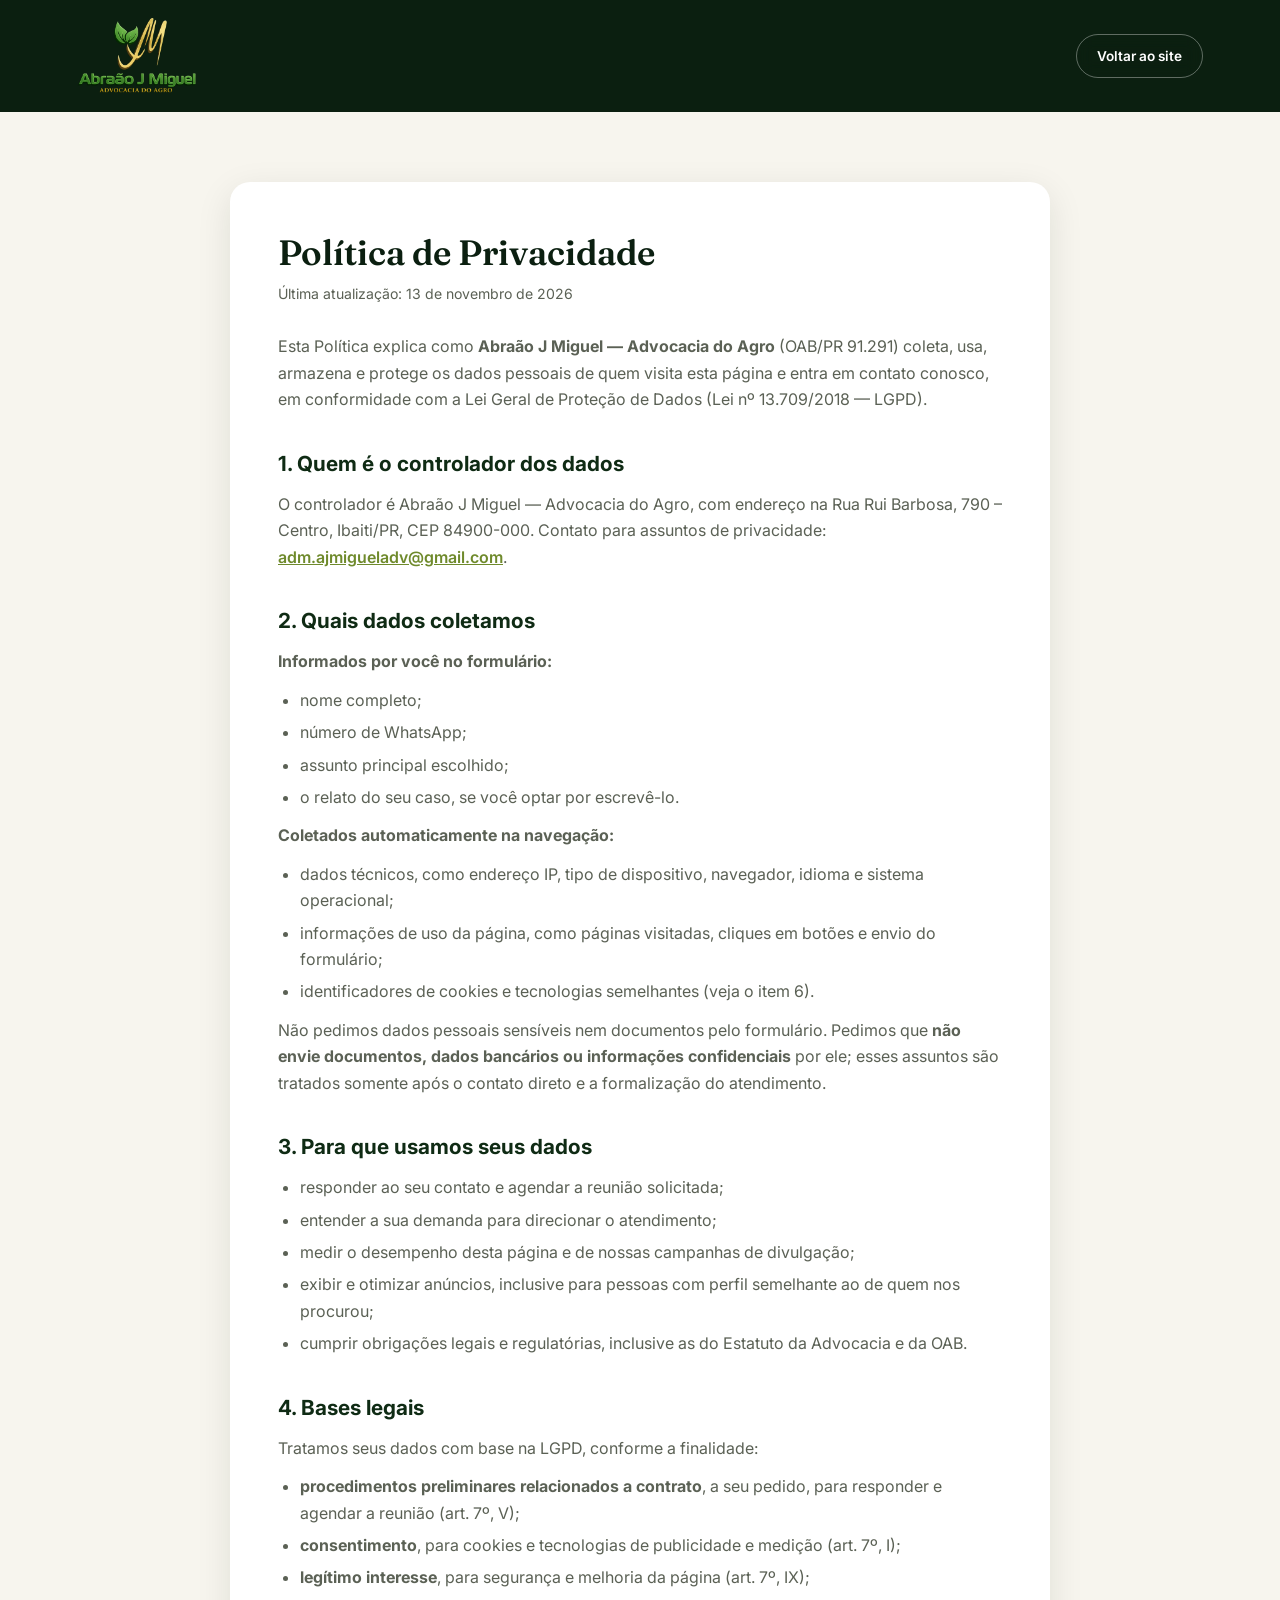
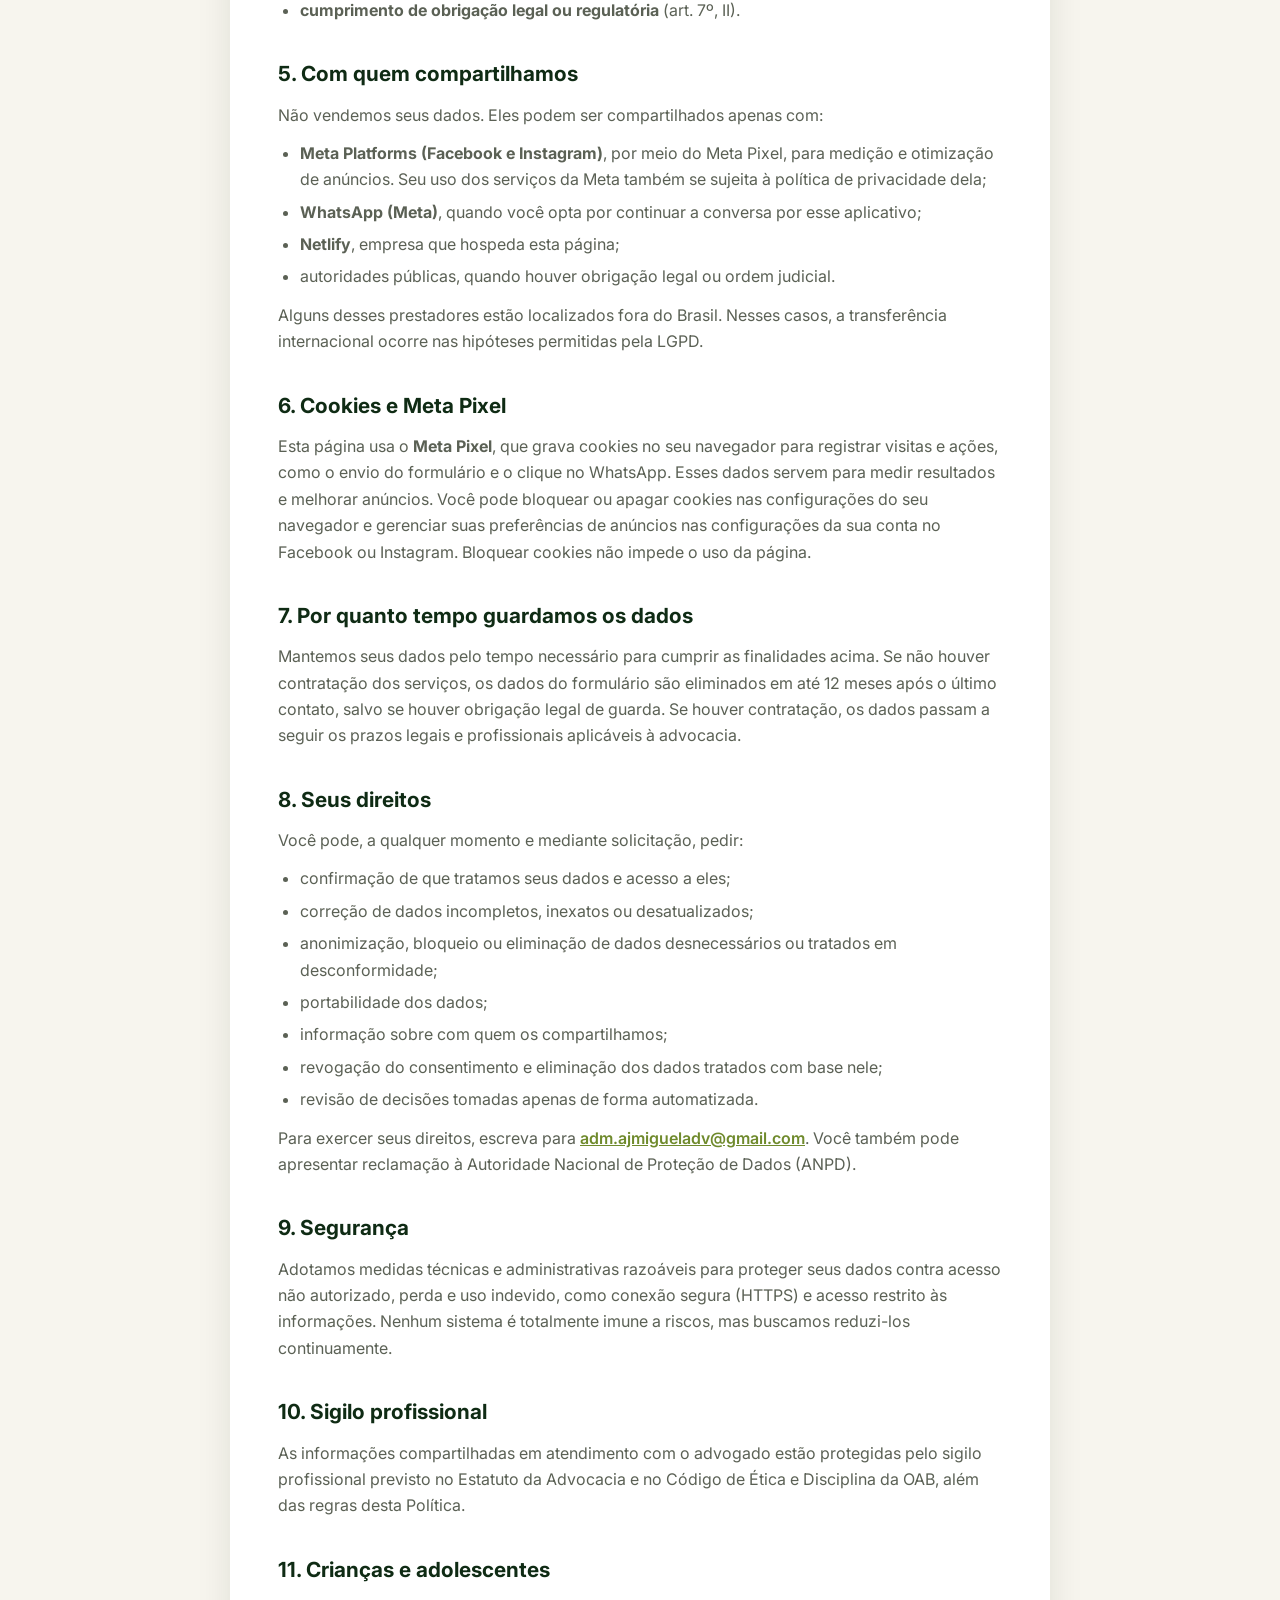
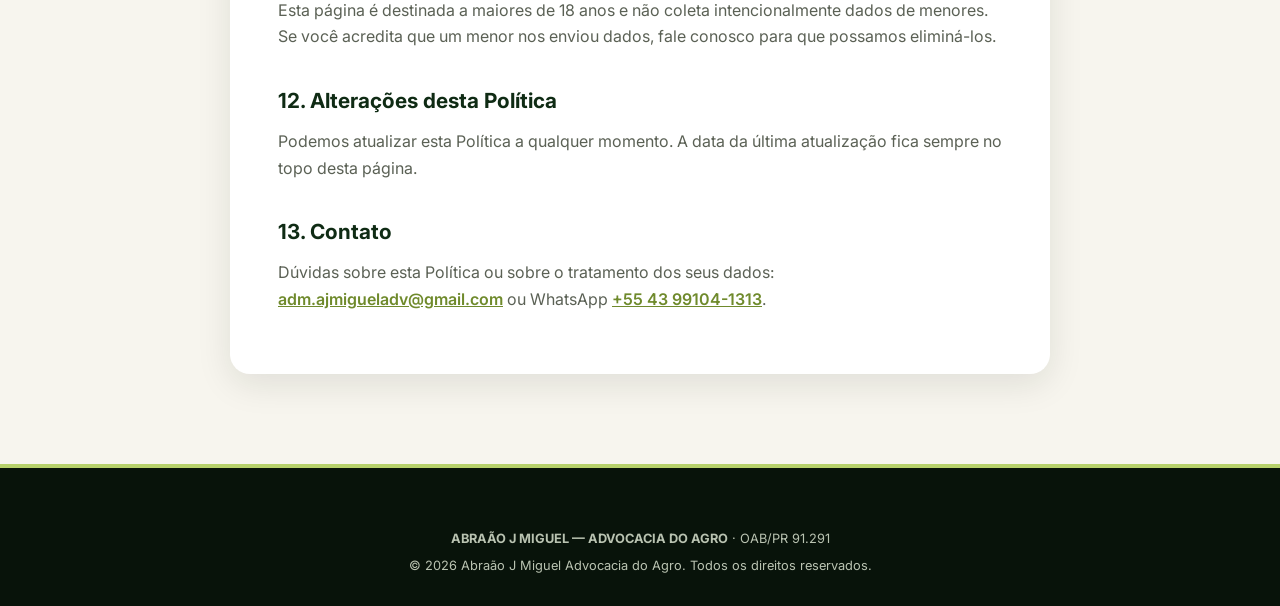
<file: politica-privacidade.html>
<!DOCTYPE html>
<html lang="pt-BR">

<head>
    <meta charset="UTF-8">
    <meta name="viewport" content="width=device-width, initial-scale=1.0">
    <title>Política de Privacidade | Abraão J Miguel - Advocacia do Agro</title>
    <meta name="description"
        content="Política de Privacidade e proteção de dados (LGPD) de Abraão J Miguel - Advocacia do Agro.">
    <meta name="robots" content="index, follow">
    <link rel="icon" href="Imagens/Logo.png" type="image/png">

    <link rel="preconnect" href="https://fonts.googleapis.com">
    <link rel="preconnect" href="https://fonts.gstatic.com" crossorigin>
    <link
        href="https://fonts.googleapis.com/css2?family=Fraunces:opsz,wght@9..144,400;9..144,500;9..144,600;9..144,700&family=Inter:wght@400;500;600;700&display=swap"
        rel="stylesheet">
    <link rel="stylesheet" href="style-landing.css">
</head>

<body>

    <header class="cabecalho-site cabecalho-interno">
        <a href="index.html"><img src="Imagens/Logo.png" alt="Logo Abraão J Miguel Advocacia do Agro"
                class="logo-escritorio"></a>
        <a href="index.html" class="botao-cabecalho">Voltar ao site</a>
    </header>

    <main class="pagina-politica">
        <article class="conteudo-politica">

            <h1>Política de Privacidade</h1>
            <p class="atualizacao">Última atualização: 13 de novembro de 2026</p>

            <p>
                Esta Política explica como <strong>Abraão J Miguel — Advocacia do Agro</strong> (OAB/PR 91.291)
                coleta, usa, armazena e protege os dados pessoais de quem visita esta página e entra em contato
                conosco, em conformidade com a Lei Geral de Proteção de Dados (Lei nº 13.709/2018 — LGPD).
            </p>

            <h2>1. Quem é o controlador dos dados</h2>
            <p>
                O controlador é Abraão J Miguel — Advocacia do Agro, com endereço na Rua Rui Barbosa, 790 – Centro,
                Ibaiti/PR, CEP 84900-000. Contato para assuntos de privacidade:
                <a href="mailto:adm.ajmigueladv@gmail.com">adm.ajmigueladv@gmail.com</a>.
            </p>

            <h2>2. Quais dados coletamos</h2>
            <p><strong>Informados por você no formulário:</strong></p>
            <ul>
                <li>nome completo;</li>
                <li>número de WhatsApp;</li>
                <li>assunto principal escolhido;</li>
                <li>o relato do seu caso, se você optar por escrevê-lo.</li>
            </ul>
            <p><strong>Coletados automaticamente na navegação:</strong></p>
            <ul>
                <li>dados técnicos, como endereço IP, tipo de dispositivo, navegador, idioma e sistema operacional;</li>
                <li>informações de uso da página, como páginas visitadas, cliques em botões e envio do formulário;</li>
                <li>identificadores de cookies e tecnologias semelhantes (veja o item 6).</li>
            </ul>
            <p>
                Não pedimos dados pessoais sensíveis nem documentos pelo formulário. Pedimos que
                <strong>não envie documentos, dados bancários ou informações confidenciais</strong> por ele; esses
                assuntos são tratados somente após o contato direto e a formalização do atendimento.
            </p>

            <h2>3. Para que usamos seus dados</h2>
            <ul>
                <li>responder ao seu contato e agendar a reunião solicitada;</li>
                <li>entender a sua demanda para direcionar o atendimento;</li>
                <li>medir o desempenho desta página e de nossas campanhas de divulgação;</li>
                <li>exibir e otimizar anúncios, inclusive para pessoas com perfil semelhante ao de quem nos procurou;</li>
                <li>cumprir obrigações legais e regulatórias, inclusive as do Estatuto da Advocacia e da OAB.</li>
            </ul>

            <h2>4. Bases legais</h2>
            <p>Tratamos seus dados com base na LGPD, conforme a finalidade:</p>
            <ul>
                <li><strong>procedimentos preliminares relacionados a contrato</strong>, a seu pedido, para responder
                    e agendar a reunião (art. 7º, V);</li>
                <li><strong>consentimento</strong>, para cookies e tecnologias de publicidade e medição (art. 7º, I);
                </li>
                <li><strong>legítimo interesse</strong>, para segurança e melhoria da página (art. 7º, IX);</li>
                <li><strong>cumprimento de obrigação legal ou regulatória</strong> (art. 7º, II).</li>
            </ul>

            <h2>5. Com quem compartilhamos</h2>
            <p>Não vendemos seus dados. Eles podem ser compartilhados apenas com:</p>
            <ul>
                <li><strong>Meta Platforms (Facebook e Instagram)</strong>, por meio do Meta Pixel, para medição e
                    otimização de anúncios. Seu uso dos serviços da Meta também se sujeita à política de privacidade
                    dela;</li>
                <li><strong>WhatsApp (Meta)</strong>, quando você opta por continuar a conversa por esse aplicativo;
                </li>
                <li><strong>Netlify</strong>, empresa que hospeda esta página;</li>
                <li>autoridades públicas, quando houver obrigação legal ou ordem judicial.</li>
            </ul>
            <p>
                Alguns desses prestadores estão localizados fora do Brasil. Nesses casos, a transferência
                internacional ocorre nas hipóteses permitidas pela LGPD.
            </p>

            <h2>6. Cookies e Meta Pixel</h2>
            <p>
                Esta página usa o <strong>Meta Pixel</strong>, que grava cookies no seu navegador para registrar
                visitas e ações, como o envio do formulário e o clique no WhatsApp. Esses dados servem para medir
                resultados e melhorar anúncios. Você pode bloquear ou apagar cookies nas configurações do seu
                navegador e gerenciar suas preferências de anúncios nas configurações da sua conta no Facebook ou
                Instagram. Bloquear cookies não impede o uso da página.
            </p>

            <h2>7. Por quanto tempo guardamos os dados</h2>
            <p>
                Mantemos seus dados pelo tempo necessário para cumprir as finalidades acima. Se não houver contratação
                dos serviços, os dados do formulário são eliminados em até 12 meses após o último contato, salvo se
                houver obrigação legal de guarda. Se houver contratação, os dados passam a seguir os prazos legais e
                profissionais aplicáveis à advocacia.
            </p>

            <h2>8. Seus direitos</h2>
            <p>Você pode, a qualquer momento e mediante solicitação, pedir:</p>
            <ul>
                <li>confirmação de que tratamos seus dados e acesso a eles;</li>
                <li>correção de dados incompletos, inexatos ou desatualizados;</li>
                <li>anonimização, bloqueio ou eliminação de dados desnecessários ou tratados em desconformidade;</li>
                <li>portabilidade dos dados;</li>
                <li>informação sobre com quem os compartilhamos;</li>
                <li>revogação do consentimento e eliminação dos dados tratados com base nele;</li>
                <li>revisão de decisões tomadas apenas de forma automatizada.</li>
            </ul>
            <p>
                Para exercer seus direitos, escreva para
                <a href="mailto:adm.ajmigueladv@gmail.com">adm.ajmigueladv@gmail.com</a>. Você também pode
                apresentar reclamação à Autoridade Nacional de Proteção de Dados (ANPD).
            </p>

            <h2>9. Segurança</h2>
            <p>
                Adotamos medidas técnicas e administrativas razoáveis para proteger seus dados contra acesso não
                autorizado, perda e uso indevido, como conexão segura (HTTPS) e acesso restrito às informações. Nenhum
                sistema é totalmente imune a riscos, mas buscamos reduzi-los continuamente.
            </p>

            <h2>10. Sigilo profissional</h2>
            <p>
                As informações compartilhadas em atendimento com o advogado estão protegidas pelo sigilo profissional
                previsto no Estatuto da Advocacia e no Código de Ética e Disciplina da OAB, além das regras desta
                Política.
            </p>

            <h2>11. Crianças e adolescentes</h2>
            <p>
                Esta página é destinada a maiores de 18 anos e não coleta intencionalmente dados de menores. Se você
                acredita que um menor nos enviou dados, fale conosco para que possamos eliminá-los.
            </p>

            <h2>12. Alterações desta Política</h2>
            <p>
                Podemos atualizar esta Política a qualquer momento. A data da última atualização fica sempre no topo
                desta página.
            </p>

            <h2>13. Contato</h2>
            <p>
                Dúvidas sobre esta Política ou sobre o tratamento dos seus dados:
                <a href="mailto:adm.ajmigueladv@gmail.com">adm.ajmigueladv@gmail.com</a> ou WhatsApp
                <a href="https://wa.me/5543991041313" target="_blank" rel="noopener">+55 43 99104-1313</a>.
            </p>

        </article>
    </main>

    <footer class="rodape-site">
        <div class="rodape-base" style="margin:0 auto;padding-top:0;border-top:none">
            <p><strong>ABRAÃO J MIGUEL — ADVOCACIA DO AGRO</strong> · OAB/PR 91.291</p>
            <p>© 2026 Abraão J Miguel Advocacia do Agro. Todos os direitos reservados.</p>
        </div>
    </footer>

</body>

</html>
</file>
<file: style-landing.css>
/* =======================================================================
   ABRAÃO J MIGUEL ADVOCACIA DO AGRO — LANDING PAGE (TRÁFEGO PAGO)
   Mesmo design system do style.css do site principal:
   verde profundo + oliva, Fraunces nos títulos, Inter no corpo,
   botões em pílula e cards com cantos arredondados.
   Nomes de classe em português, seguindo o padrão do site.
   As fontes são carregadas via <link> no HTML (mais rápido que @import).
======================================================================== */

/* =======================
   PALETA DE CORES
======================= */

:root {
    /* Verdes institucionais */
    --verde-noite: #0b1f10;
    --verde-profundo: #0f2b14;
    --verde-carvao: #08130a;

    /* Acento oliva (assinatura visual) */
    --oliva: #93b23f;
    --oliva-claro: #b7d16b;
    --oliva-escuro: #6f8a2c;

    /* Neutros */
    --creme: #f7f5ee;
    --creme-escuro: #efebdf;
    --branco: #ffffff;
    --texto-principal: #1c1f18;
    --texto-secundario: #5b6155;
    --texto-sobre-verde: #d9e2cf;

    --sombra-card: rgba(15, 30, 15, .10);

    /* Tipografia */
    --fonte-display: 'Fraunces', Georgia, serif;
    --fonte-corpo: 'Inter', 'Segoe UI', sans-serif;
}

/* =======================
   RESET
======================= */

* {
    margin: 0;
    padding: 0;
    box-sizing: border-box;
}

html {
    scroll-behavior: smooth;
}

body {
    font-family: var(--fonte-corpo);
    background: var(--creme);
    color: var(--texto-principal);
    line-height: 1.65;
    overflow-x: hidden;
}

img {
    max-width: 100%;
    display: block;
}

ul {
    list-style: none;
}

a {
    color: inherit;
}

/* Respeita usuários que preferem menos movimento */
@media (prefers-reduced-motion: reduce) {
    * {
        animation-duration: .001ms !important;
        transition-duration: .001ms !important;
        scroll-behavior: auto !important;
    }
}

/* =======================
   UTILITÁRIOS DE SEÇÃO
======================= */

section {
    padding: 110px 8%;
    position: relative;
}

.etiqueta-secao {
    display: inline-flex;
    align-items: center;
    gap: 8px;
    font-size: .8rem;
    font-weight: 700;
    letter-spacing: .18em;
    text-transform: uppercase;
    color: var(--oliva-escuro);
    margin-bottom: 14px;
}

.etiqueta-secao::before {
    content: "";
    width: 22px;
    height: 2px;
    background: var(--oliva);
    display: inline-block;
}

.cabecalho-secao {
    text-align: center;
    max-width: 780px;
    margin: 0 auto 50px;
}

.cabecalho-secao .etiqueta-secao {
    justify-content: center;
}

section h2 {
    font-family: var(--fonte-display);
    font-weight: 600;
    font-size: 2.6rem;
    line-height: 1.2;
    color: var(--verde-noite);
    letter-spacing: -.01em;
}

.destaque-oliva {
    color: var(--oliva);
    font-style: italic;
}

.subtitulo-secao {
    margin-top: 16px;
    color: var(--texto-secundario);
    font-size: 1.08rem;
}

/* Reveal ao rolar — só ativa se o JS rodar (classe .js no <html>) */
.js .revelar {
    opacity: 0;
    transform: translateY(24px);
    transition: opacity .7s ease, transform .7s ease;
}

.js .revelar.visivel {
    opacity: 1;
    transform: translateY(0);
}

/* =======================
   CABEÇALHO (logo + CTA, sem menu para não vazar o tráfego)
======================= */

.cabecalho-site {
    position: absolute;
    top: 0;
    left: 0;
    width: 100%;
    z-index: 1000;
    display: flex;
    justify-content: space-between;
    align-items: center;
    gap: 15px;
    padding: 16px 6%;
    color: var(--branco);
}

.logo-escritorio {
    width: 120px;
    height: auto;
}

.botao-cabecalho {
    display: inline-flex;
    align-items: center;
    gap: 8px;
    border: 1px solid rgba(255, 255, 255, .35);
    color: var(--branco);
    text-decoration: none;
    padding: 10px 20px;
    border-radius: 999px;
    font-size: .85rem;
    font-weight: 600;
    white-space: nowrap;
    transition: .25s;
    backdrop-filter: blur(8px);
}

.botao-cabecalho:hover {
    background: var(--branco);
    color: var(--verde-noite);
    border-color: var(--branco);
}

/* =======================
   BOTÕES
======================= */

.botao-principal {
    display: inline-flex;
    align-items: center;
    justify-content: center;
    gap: 10px;
    background: var(--oliva);
    color: var(--verde-carvao);
    text-decoration: none;
    padding: 15px 30px;
    border-radius: 999px;
    font-family: var(--fonte-corpo);
    font-weight: 700;
    font-size: .95rem;
    transition: .25s;
    border: none;
    cursor: pointer;
}

.botao-principal:hover {
    background: var(--oliva-escuro);
    color: var(--branco);
    transform: translateY(-2px);
}

.botao-secundario {
    display: inline-flex;
    align-items: center;
    gap: 10px;
    background: transparent;
    backdrop-filter: blur(8px);
    color: var(--branco);
    text-decoration: none;
    padding: 15px 30px;
    border-radius: 999px;
    border: 1.5px solid rgba(255, 255, 255, .5);
    font-weight: 600;
    font-size: .95rem;
    transition: .25s;
}

.botao-secundario:hover {
    background: rgba(255, 255, 255, .1);
    border-color: var(--branco);
}

.acao-centralizada {
    text-align: center;
    margin-top: 48px;
}

/* =======================
   HERO
======================= */

.hero-principal {
    position: relative;
    color: var(--branco);
    padding: 110px 8% 0;
    overflow: hidden;
    background: radial-gradient(circle at 75% 40%, #1b4a25 0%, var(--verde-noite) 62%);
}

.video-fundo {
    position: absolute;
    inset: 0;
    width: 100%;
    height: 100%;
    object-fit: cover;
    object-position: center;
    z-index: 0;
}

.overlay-hero {
    position: absolute;
    inset: 0;
    background: linear-gradient(rgba(5, 32, 16, .80), rgba(5, 32, 16, .86));
    z-index: 1;
}

.grade-hero {
    display: grid;
    grid-template-columns: 1.2fr .8fr;
    align-items: center;
    gap: 50px;
    max-width: 1300px;
    margin: 3% auto 5%;
    position: relative;
    z-index: 2;
}

.conteudo-hero {
    padding-bottom: 60px;
}

.hero-principal .etiqueta-secao {
    color: var(--oliva-claro);
}

.conteudo-hero h1 {
    font-family: var(--fonte-display);
    font-size: 2.7rem;
    line-height: 1.15;
    font-weight: 600;
    margin: 18px 0 22px;
    max-width: 660px;
}

.conteudo-hero p {
    font-size: 1.05rem;
    color: var(--texto-sobre-verde);
    max-width: 540px;
    margin-bottom: 32px;
}

.botoes-hero {
    display: flex;
    gap: 16px;
    flex-wrap: wrap;
}

.logo-hero-container {
    display: flex;
    justify-content: flex-end;
    align-items: center;
}

.logo-hero-grande {
    width: 100%;
    max-width: 440px;
    height: auto;
    filter: drop-shadow(0 10px 20px rgba(0, 0, 0, .4));
    animation: flutuarLogo 4s ease-in-out infinite;
}

@keyframes flutuarLogo {
    0%, 100% { transform: translateY(0); }
    50% { transform: translateY(-15px); }
}

/* =======================
   SEÇÃO — CONFLITO PATRIMONIAL (fundo branco)
======================= */

.secao-conflito {
    background: var(--branco);
}

.texto-secao {
    max-width: 800px;
    margin: 0 auto 30px;
    text-align: center;
}

.texto-secao p {
    margin-bottom: 18px;
    color: var(--texto-secundario);
    font-size: 1.05rem;
}

.texto-secao p:last-child {
    margin-bottom: 0;
}

.citacao-destaque {
    max-width: 800px;
    margin: 0 auto 30px;
    padding: 26px 32px;
    background: var(--creme);
    border-left: 4px solid var(--oliva);
    border-radius: 0 16px 16px 0;
    font-family: var(--fonte-display);
    font-style: italic;
    font-size: 1.3rem;
    line-height: 1.5;
    color: var(--verde-noite);
}

.grade-pontos-impacto {
    display: grid;
    grid-template-columns: repeat(auto-fit, minmax(240px, 1fr));
    gap: 25px;
    max-width: 1100px;
    margin: 50px auto 0;
}

.ponto-impacto {
    background: var(--creme);
    border-radius: 16px;
    padding: 32px 26px;
    transition: .3s;
    border: 1px solid transparent;
}

.ponto-impacto:hover {
    transform: translateY(-6px);
    border-color: var(--oliva-claro);
    box-shadow: 0 15px 35px var(--sombra-card);
}

.icone-ponto {
    display: flex;
    align-items: center;
    justify-content: center;
    width: 52px;
    height: 52px;
    border-radius: 50%;
    background: rgba(147, 178, 63, .15);
    color: var(--oliva-escuro);
    margin-bottom: 16px;
}

.icone-ponto svg {
    width: 24px;
    height: 24px;
}

.ponto-impacto h3 {
    font-family: var(--fonte-display);
    font-size: 1.15rem;
    font-weight: 600;
    color: var(--texto-principal);
    margin-bottom: 8px;
}

.ponto-impacto p {
    color: var(--texto-secundario);
    font-size: .96rem;
}

/* =======================
   SEÇÃO — PLANEJAMENTO SUCESSÓRIO (fundo verde escuro)
======================= */

.secao-diferenciais {
    background: var(--verde-noite);
    color: var(--branco);
}

.secao-diferenciais .cabecalho-secao h2 {
    color: var(--branco);
}

.secao-diferenciais .etiqueta-secao {
    color: var(--oliva-claro);
}

.secao-diferenciais .texto-secao p {
    color: var(--texto-sobre-verde);
}

.grade-diferenciais {
    display: grid;
    grid-template-columns: repeat(auto-fit, minmax(220px, 1fr));
    gap: 24px;
    max-width: 1100px;
    margin: 0 auto;
}

.cartao-diferencial {
    background: rgba(255, 255, 255, .05);
    border: 1px solid rgba(255, 255, 255, .12);
    border-radius: 16px;
    padding: 32px 28px;
    transition: .3s;
}

.cartao-diferencial:hover {
    background: rgba(255, 255, 255, .09);
    transform: translateY(-5px);
}

.numero-pilar {
    display: flex;
    align-items: center;
    justify-content: center;
    width: 48px;
    height: 48px;
    border-radius: 50%;
    background: rgba(147, 178, 63, .18);
    color: var(--oliva-claro);
    font-family: var(--fonte-display);
    font-weight: 600;
    font-size: 1.05rem;
    margin-bottom: 18px;
}

.cartao-diferencial h3 {
    font-family: var(--fonte-display);
    color: var(--oliva-claro);
    margin-bottom: 10px;
    font-size: 1.2rem;
    font-weight: 600;
}

.cartao-diferencial p {
    color: var(--texto-sobre-verde);
    font-size: .95rem;
}

.fechamento-secao {
    max-width: 800px;
    margin: 44px auto 0;
    text-align: center;
    color: var(--texto-sobre-verde);
    font-size: 1.05rem;
}

/* =======================
   SEÇÃO — PARA QUEM ATUAMOS (fundo creme)
======================= */

.secao-publico {
    background: var(--creme);
}

.secao-publico .ponto-impacto {
    background: var(--branco);
    box-shadow: 0 4px 18px var(--sombra-card);
}

/* =======================
   SEÇÃO — FORMULÁRIO / CTA FINAL (fundo verde escuro)
======================= */

.secao-cta-final {
    background: var(--verde-noite);
    color: var(--branco);
    overflow: hidden;
}

.grade-contato {
    display: grid;
    grid-template-columns: 1fr 1fr;
    gap: 60px;
    align-items: center;
    max-width: 1100px;
    margin: 0 auto;
}

.texto-contato .etiqueta-secao {
    color: var(--oliva-claro);
}

.texto-contato h2 {
    color: var(--branco);
    margin-bottom: 20px;
    font-size: 2.3rem;
}

.texto-contato p {
    color: var(--texto-sobre-verde);
    font-size: 1.05rem;
    margin-bottom: 26px;
}

.lista-garantias {
    display: flex;
    flex-direction: column;
    gap: 12px;
}

.lista-garantias li {
    position: relative;
    padding-left: 30px;
    color: var(--texto-sobre-verde);
    font-size: .98rem;
}

.lista-garantias li::before {
    content: "✓";
    position: absolute;
    left: 0;
    top: 1px;
    width: 20px;
    height: 20px;
    border-radius: 50%;
    background: rgba(147, 178, 63, .22);
    color: var(--oliva-claro);
    font-size: .75rem;
    font-weight: 700;
    display: flex;
    align-items: center;
    justify-content: center;
}

.formulario-contato {
    background: var(--branco);
    border-radius: 20px;
    padding: 38px 34px;
    box-shadow: 0 25px 60px rgba(0, 0, 0, .35);
    color: var(--texto-principal);
}

.formulario-contato h3 {
    font-family: var(--fonte-display);
    font-size: 1.4rem;
    font-weight: 600;
    color: var(--verde-noite);
    margin-bottom: 4px;
}

.formulario-contato .subtitulo-form {
    color: var(--texto-secundario);
    font-size: .92rem;
    margin-bottom: 8px;
}

.formulario-contato label {
    display: block;
    font-size: .78rem;
    font-weight: 700;
    color: var(--verde-profundo);
    margin: 16px 0 6px;
    text-transform: uppercase;
    letter-spacing: .08em;
}

.formulario-contato input,
.formulario-contato select,
.formulario-contato textarea {
    width: 100%;
    padding: 13px 16px;
    border: 1px solid #d9d6c8;
    border-radius: 12px;
    font-family: var(--fonte-corpo);
    font-size: .98rem;
    color: var(--texto-principal);
    background: var(--creme);
    transition: .2s;
}

.formulario-contato textarea {
    resize: vertical;
}

.formulario-contato input:focus,
.formulario-contato select:focus,
.formulario-contato textarea:focus {
    outline: none;
    border-color: var(--oliva);
    box-shadow: 0 0 0 3px rgba(147, 178, 63, .25);
    background: var(--branco);
}

.formulario-contato .botao-principal {
    width: 100%;
    margin-top: 24px;
    padding: 17px;
    font-size: 1rem;
}

.aviso-lgpd {
    font-size: .76rem;
    margin-top: 14px;
    color: var(--texto-secundario);
    text-align: center;
}

.aviso-lgpd a {
    color: var(--oliva-escuro);
    font-weight: 600;
}

/* =======================
   BOTÃO FLUTUANTE DO WHATSAPP
======================= */

.botao-whatsapp-flutuante {
    position: fixed;
    bottom: 25px;
    right: 25px;
    width: 60px;
    height: 60px;
    background: #25D366;
    border-radius: 50%;
    display: flex;
    align-items: center;
    justify-content: center;
    box-shadow: 0 5px 15px rgba(0, 0, 0, .3);
    z-index: 2000;
    transition: .3s;
}

.botao-whatsapp-flutuante:hover {
    transform: scale(1.08);
}

.botao-whatsapp-flutuante svg {
    width: 30px;
    height: 30px;
}

/* =======================
   RODAPÉ (3 colunas + faixa inferior)
======================= */

.rodape-site {
    background: var(--verde-carvao);
    color: var(--branco);
    padding: 60px 8% 30px;
    border-top: 4px solid var(--oliva-claro);
}

.rodape-container {
    max-width: 1200px;
    margin: 0 auto;
    display: grid;
    grid-template-columns: 1.3fr 1fr 1fr;
    gap: 50px;
    align-items: start;
}

.rodape-coluna {
    display: flex;
    flex-direction: column;
    gap: 14px;
}

.titulo-coluna {
    font-family: var(--fonte-display);
    font-size: 1.05rem;
    font-weight: 600;
    color: var(--oliva-claro);
    text-transform: uppercase;
    letter-spacing: 1px;
}

.logo-rodape {
    max-width: 150px;
    height: auto;
}

.marca-rodape .nome-escritorio {
    font-family: var(--fonte-display);
    font-size: 1.1rem;
    font-weight: 600;
    line-height: 1.35;
}

.marca-rodape .direitos {
    font-size: .88rem;
    color: var(--texto-sobre-verde);
    line-height: 1.65;
}

.lista-contato {
    display: flex;
    flex-direction: column;
    gap: 12px;
}

.lista-contato li {
    font-size: .92rem;
    color: var(--texto-sobre-verde);
}

.lista-contato strong {
    color: var(--branco);
}

.lista-contato a,
.links-institucionais-rodape a {
    color: var(--texto-sobre-verde);
    text-decoration: none;
    font-size: .92rem;
    transition: color .3s ease;
}

.lista-contato a:hover,
.links-institucionais-rodape a:hover {
    color: var(--oliva-claro);
    text-decoration: underline;
}

.links-institucionais-rodape {
    display: flex;
    flex-direction: column;
    gap: 8px;
}

.mt-redes {
    margin-top: 14px;
}

.redes-sociais-rodape {
    display: flex;
    gap: 14px;
}

.redes-sociais-rodape a {
    color: var(--branco);
    background: rgba(255, 255, 255, .06);
    width: 42px;
    height: 42px;
    border-radius: 50%;
    display: flex;
    align-items: center;
    justify-content: center;
    transition: .3s;
}

.redes-sociais-rodape a:hover {
    color: var(--oliva-claro);
    background: rgba(255, 255, 255, .12);
    transform: translateY(-3px);
}

.rodape-base {
    max-width: 1200px;
    margin: 44px auto 0;
    padding-top: 24px;
    border-top: 1px solid rgba(255, 255, 255, .1);
    display: flex;
    flex-direction: column;
    align-items: center;
    gap: 6px;
    text-align: center;
}

.rodape-base p {
    font-size: .8rem;
    color: var(--texto-sobre-verde);
    opacity: .85;
}

/* =======================
   RESPONSIVIDADE
======================= */

@media (max-width: 991px) {

    .grade-hero {
        grid-template-columns: 1fr;
        gap: 20px;
        margin-top: 12%;
    }

    .logo-hero-container {
        display: none;
    }

    .conteudo-hero {
        padding-bottom: 40px;
    }

    .grade-contato {
        grid-template-columns: 1fr;
        gap: 44px;
    }

    .rodape-container {
        grid-template-columns: 1fr;
        gap: 38px;
        text-align: center;
    }

    .rodape-coluna {
        align-items: center;
    }

    .redes-sociais-rodape {
        justify-content: center;
    }
}

@media (max-width: 768px) {

    section {
        padding: 64px 6%;
    }

    section h2,
    .texto-contato h2 {
        font-size: 1.85rem;
    }

    .hero-principal {
        padding-top: 90px;
    }

    .conteudo-hero h1 {
        font-size: 2.05rem;
    }

    .botoes-hero {
        flex-direction: column;
    }

    .botoes-hero .botao-principal,
    .botoes-hero .botao-secundario {
        width: 100%;
        justify-content: center;
    }

    .logo-escritorio {
        width: 96px;
    }

    .botao-cabecalho {
        padding: 9px 16px;
        font-size: .8rem;
    }

    .citacao-destaque {
        font-size: 1.1rem;
        padding: 22px 22px;
    }

    .formulario-contato {
        padding: 30px 22px;
    }

    .botao-whatsapp-flutuante {
        width: 52px;
        height: 52px;
        bottom: 18px;
        right: 18px;
    }

    .botao-whatsapp-flutuante svg {
        width: 26px;
        height: 26px;
    }

    /* ---- Rodapé compacto no celular ----
       Fica só: nome + OAB, ícones de redes, link de privacidade e aviso legal.
       Para exibir algo de volta, remova a regra correspondente abaixo. */
    .rodape-site {
        padding: 32px 6% 22px;
    }

    .rodape-container {
        gap: 16px;
    }

    .logo-rodape,
    .contato-rodape,
    .descricao-rodape,
    .rodape-site .titulo-coluna,
    .marca-rodape .direitos br {
        display: none;
    }

    .rodape-coluna {
        gap: 6px;
    }

    .marca-rodape .nome-escritorio {
        font-size: 1rem;
    }

    .oab-rodape {
        font-size: .85rem;
    }

    .links-redes-rodape {
        gap: 12px;
    }

    .redes-sociais-rodape a {
        width: 38px;
        height: 38px;
    }

    .rodape-base {
        margin-top: 20px;
        padding-top: 16px;
        gap: 4px;
    }

    .rodape-base p {
        font-size: .72rem;
    }
}

/* =======================
   PÁGINA DE POLÍTICA DE PRIVACIDADE
======================= */

.cabecalho-interno {
    position: relative;
    background: var(--verde-noite);
}

.pagina-politica {
    background: var(--creme);
    padding: 70px 8% 90px;
}

.conteudo-politica {
    max-width: 820px;
    margin: 0 auto;
    background: var(--branco);
    border-radius: 20px;
    padding: 50px 48px;
    box-shadow: 0 10px 35px var(--sombra-card);
}

.conteudo-politica h1 {
    font-family: var(--fonte-display);
    font-weight: 600;
    font-size: 2.2rem;
    line-height: 1.2;
    color: var(--verde-noite);
    margin-bottom: 8px;
}

.conteudo-politica .atualizacao {
    color: var(--texto-secundario);
    font-size: .88rem;
    margin-bottom: 28px;
}

.conteudo-politica h2 {
    font-size: 1.3rem;
    margin: 34px 0 10px;
    color: var(--verde-profundo);
}

.conteudo-politica p,
.conteudo-politica li {
    color: var(--texto-secundario);
    font-size: 1rem;
}

.conteudo-politica p {
    margin-bottom: 12px;
}

.conteudo-politica ul {
    margin: 0 0 12px 0;
    padding-left: 22px;
    list-style: disc;
}

.conteudo-politica li {
    margin-bottom: 6px;
}

.conteudo-politica a {
    color: var(--oliva-escuro);
    font-weight: 600;
}

@media (max-width: 768px) {
    .pagina-politica {
        padding: 36px 5% 60px;
    }

    .conteudo-politica {
        padding: 32px 22px;
    }

    .conteudo-politica h1 {
        font-size: 1.7rem;
    }
}


/* =======================
   VÍDEO DE INTRODUÇÃO (primeira seção, tela cheia)
======================= */

.intro-video {
    position: relative;
    height: 100vh;
    height: 100dvh;
    min-height: 480px;
    padding: 0;
    background: #000;
    display: flex;
    align-items: center;
    justify-content: center;
    overflow: hidden;
}

/* Fundo desfocado que preenche as laterais no computador */
.intro-fundo {
    display: none;
    position: absolute;
    inset: -40px;
    width: calc(100% + 80px);
    height: calc(100% + 80px);
    object-fit: cover;
    filter: blur(28px) brightness(.55);
}

.intro-video.com-fundo .intro-fundo {
    display: block;
}

.intro-principal {
    position: relative;
    z-index: 1;
    width: 100%;
    height: 100%;
    object-fit: contain;
    background: transparent;
}

/* Escurece topo e base para os botões ficarem legíveis */
.intro-sombra {
    position: absolute;
    inset: 0;
    z-index: 2;
    pointer-events: none;
    background:
        linear-gradient(to bottom, rgba(0, 0, 0, .55) 0, rgba(0, 0, 0, 0) 22%),
        linear-gradient(to top, rgba(0, 0, 0, .7) 0, rgba(0, 0, 0, 0) 32%);
}

.intro-som {
    position: absolute;
    z-index: 3;
    top: calc(16px + env(safe-area-inset-top, 0px));
    left: 16px;
    display: inline-flex;
    align-items: center;
    gap: 10px;
    min-height: 50px;
    padding: 12px 20px;
    border-radius: 999px;
    font-family: var(--fonte-corpo);
    font-weight: 700;
    font-size: 1rem;
    cursor: pointer;
    transition: .2s;
    background: var(--oliva);
    color: var(--verde-carvao);
    border: 2px solid var(--branco);
    box-shadow: 0 0 0 0 rgba(147, 178, 63, .7);
    animation: pulsarSom 1.6s infinite;
}

.intro-som svg {
    width: 24px;
    height: 24px;
}

.intro-som .icone-som {
    display: none;
}

/* Som ligado: botão branco, sem pulsar */
.intro-som.ligado {
    background: var(--branco);
    color: var(--verde-noite);
    animation: none;
}

.intro-som.ligado .icone-mudo {
    display: none;
}

.intro-som.ligado .icone-som {
    display: block;
}

@keyframes pulsarSom {
    0% { box-shadow: 0 0 0 0 rgba(147, 178, 63, .75); }
    70% { box-shadow: 0 0 0 16px rgba(147, 178, 63, 0); }
    100% { box-shadow: 0 0 0 0 rgba(147, 178, 63, 0); }
}

.intro-logo {
    position: absolute;
    z-index: 3;
    top: calc(14px + env(safe-area-inset-top, 0px));
    right: 16px;
    width: 100px;
    height: auto;
    filter: drop-shadow(0 4px 10px rgba(0, 0, 0, .5));
}

.intro-agendar {
    position: absolute;
    z-index: 3;
    left: 50%;
    transform: translateX(-50%);
    bottom: calc(72px + env(safe-area-inset-bottom, 0px));
    width: min(90%, 420px);
    padding: 18px 28px;
    font-size: 1.1rem;
    box-shadow: 0 10px 30px rgba(0, 0, 0, .45);
}

.intro-agendar:hover {
    transform: translateX(-50%) translateY(-2px);
}

.intro-rolar {
    position: absolute;
    z-index: 3;
    left: 50%;
    transform: translateX(-50%);
    bottom: calc(20px + env(safe-area-inset-bottom, 0px));
    display: inline-flex;
    align-items: center;
    gap: 6px;
    color: var(--branco);
    text-decoration: none;
    font-size: .88rem;
    font-weight: 600;
    white-space: nowrap;
    opacity: .9;
}

.intro-rolar svg {
    width: 20px;
    height: 20px;
    animation: quicarSeta 1.4s ease-in-out infinite;
}

@keyframes quicarSeta {
    0%, 100% { transform: translateY(0); }
    50% { transform: translateY(5px); }
}

@media (max-width: 480px) {
    .intro-som {
        font-size: .9rem;
        padding: 11px 16px;
        gap: 8px;
        left: 12px;
    }

    .intro-logo {
        width: 80px;
        right: 12px;
    }
}

/* =======================
   BOTÃO "ASSISTIR VÍDEO" (hero)
======================= */

.botao-assistir {
    display: inline-flex;
    align-items: center;
    justify-content: center;
    gap: 10px;
    background: var(--branco);
    color: var(--verde-noite);
    border: none;
    border-radius: 999px;
    padding: 15px 30px;
    font-family: var(--fonte-corpo);
    font-weight: 700;
    font-size: .95rem;
    letter-spacing: .04em;
    cursor: pointer;
    transition: .25s;
}

.botao-assistir svg {
    width: 20px;
    height: 20px;
}

.botao-assistir:hover {
    background: var(--oliva-claro);
    transform: translateY(-2px);
}

@media (max-width: 768px) {
    .botoes-hero .botao-assistir {
        width: 100%;
    }
}

/* Campo-isca anti-spam do formulário (invisível para pessoas) */
.campo-oculto {
    position: absolute;
    left: -9999px;
    width: 1px;
    height: 1px;
    overflow: hidden;
}
</file>
